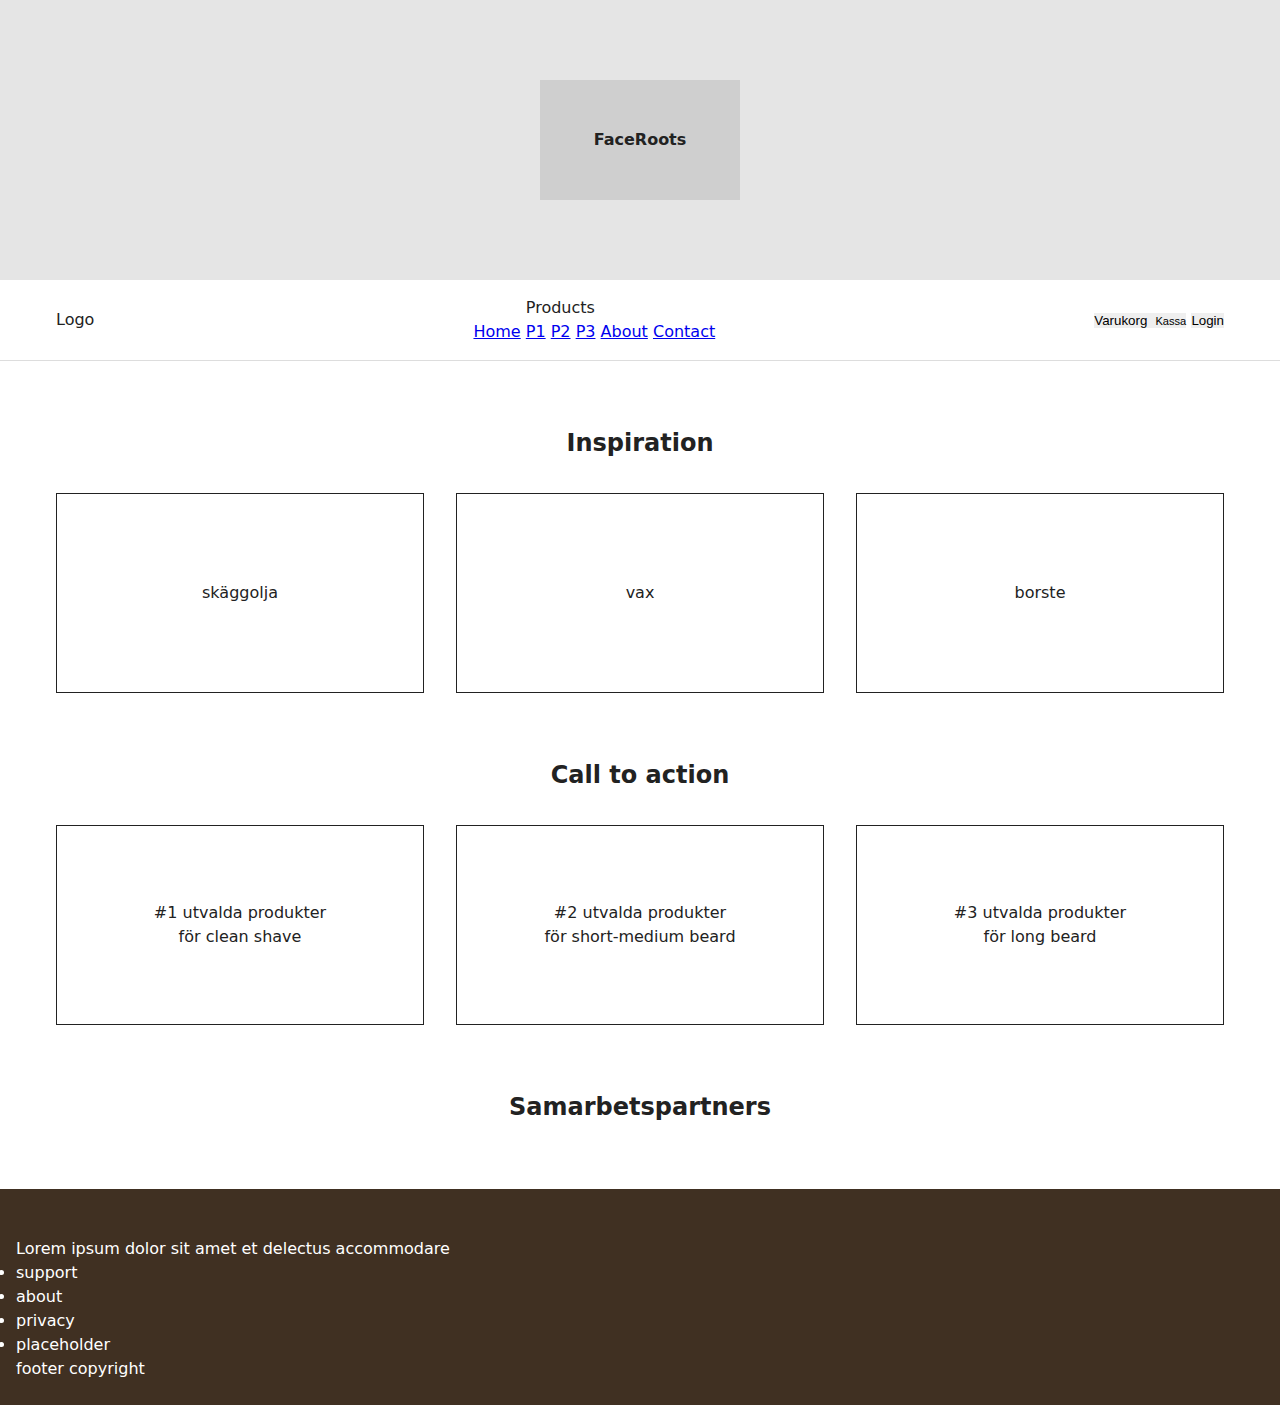
<file: index.html>
<!DOCTYPE html>
<html lang="en">
<head>
  <meta charset="UTF-8" />
  <meta name="viewport" content="width=device-width, initial-scale=1.0" />
  <title>FaceRoots</title>
  <link rel="stylesheet" href="css/index.css" />
</head>
<body>

  <!-- HERO -->
  <section class="hero">
    <div class="hero-placeholder">
      <span>FaceRoots</span>
    </div>
  </section>

  <!-- HEADER -->
  <header class="header">
    <div class="nav-container">
      <div class="logo">Logo</div>

      <nav class="nav">
        <a href="#">Home</a>
        <div class="dropdown">
          <span>Products</span>
          <div class="dropdown-menu">
            <a href="#">P1</a>
            <a href="#">P2</a>
            <a href="#">P3</a>
          </div>
        </div>
        <a href="#">About</a>
        <a href="#">Contact</a>
      </nav>

      <div class="nav-actions">
        <button class="btn-outline">Varukorg<br><small>Kassa</small></button>
        <button class="btn-primary">Login</button>
      </div>
    </div>
  </header>

  <!-- INSPIRATION -->
  <section class="section">
    <h2>Inspiration</h2>
    <div class="grid three">
      <div class="card">skäggolja</div>
      <div class="card">vax</div>
      <div class="card">borste</div>
    </div>
  </section>

  <!-- CALL TO ACTION -->
  <section class="section">
    <h2>Call to action</h2>
    <div class="grid three">
      <div class="card">
        #1 utvalda produkter<br>för clean shave
      </div>
      <div class="card">
        #2 utvalda produkter<br>för short-medium beard
      </div>
      <div class="card">
        #3 utvalda produkter<br>för long beard
      </div>
    </div>
  </section>

  <!-- PARTNERS -->
  <section class="section">
    <h2>Samarbetspartners</h2>
  </section>

  <!-- FOOTER -->
  <footer class="footer">
    <div class="footer-grid">
      <p>Lorem ipsum dolor sit amet et delectus accommodare</p>

      <ul>
        <li>support</li>
        <li>about</li>
        <li>privacy</li>
        <li>placeholder</li>
      </ul>
    </div>
    <p class="copyright">footer copyright</p>
  </footer>

</body>
</html>
</file>
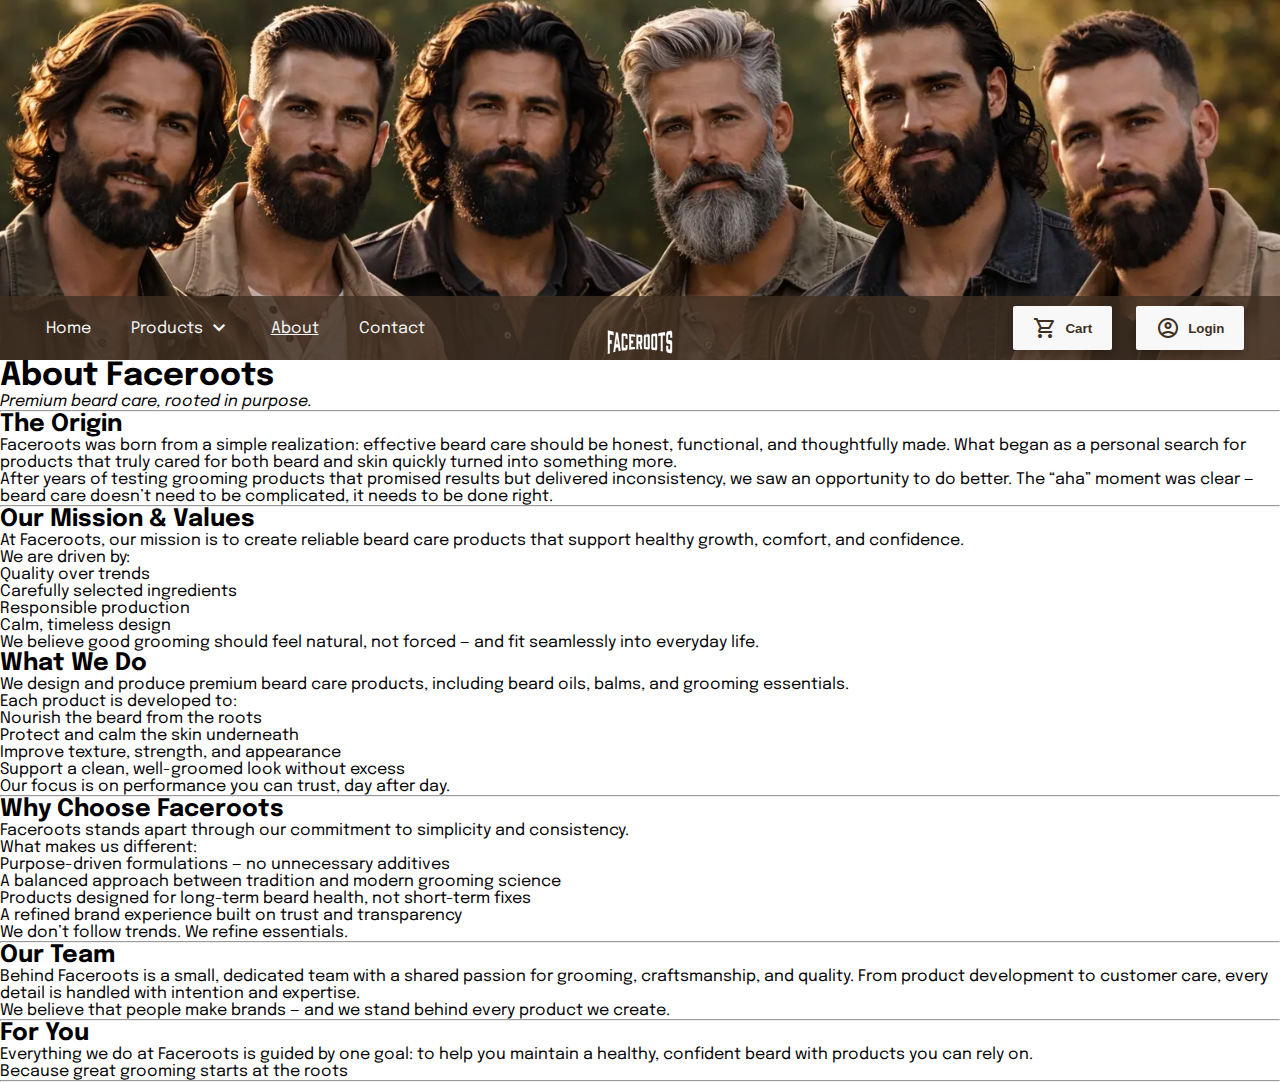
<file: about.html>
<!DOCTYPE html>
<html lang="en">
<head>
    <meta charset="UTF-8">
    <meta name="viewport" content="width=device-width, initial-scale=1.0">
    <link rel="stylesheet" href="css/styleguide.css">
    <link rel="stylesheet" href="css/about.css">
    <link rel="preconnect" href="https://fonts.googleapis.com">
    <link href="https://fonts.googleapis.com/css2?family=Epilogue:ital,wght@0,100..900;1,100..900&family=Gravitas+One&display=swap" rel="stylesheet">
    <link rel="preconnect" href="https://fonts.gstatic.com" crossorigin>
    <link rel="stylesheet" href="https://fonts.googleapis.com/css2?family=Material+Symbols+Outlined" />


    <title>FaceRoots</title>
</head>
<body>
<header>
    <img class="header-img" src="img/seven_men_1grey.webp" alt="bearded men">
    <nav class="nav-header">
        <div class="nav-left">
            <img src="img/temporary_logo.svg" alt="FaceRoots" class="nav-logo">
            <a class="a-light" href="index.html">Home</a>
            <div class="dropdown">
            <a href="productlist.html" class="dropbtn a-light" >Products <span class="material-symbols-outlined">
keyboard_arrow_down
</span></a>
                <div class="dropdown-content">
                    <a class="a-light" href="#">Category 1</a>
                    <a class="a-light" href="#">Category 2</a>
                    <a class="a-light" href="#">Category 3</a>
                </div>
            </div>
            <a class="a-light active" href="about.html">About </a>
            <a class="a-light" href="contact.html">Contact</a>
        </div>
            
          <div class="nav-right">
            <button class="button-light"><span class="material-symbols-outlined ">
shopping_cart
</span> Cart</button>
            <button class="button-light"><span class="material-symbols-outlined">
account_circle
</span>Login</button>
        </div>
    </nav>
</header>
<div class="about-hero">
<h1>About Faceroots</h1>
<em>Premium beard care, rooted in purpose.</em>
<hr>
<h2>The Origin</h2>
<p>Faceroots was born from a simple realization: effective beard care should be honest, functional, and thoughtfully made. What began as a personal search for products that truly cared for both beard and skin quickly turned into something more.</p>
<p>After years of testing grooming products that promised results but delivered inconsistency, we saw an opportunity to do better. The “aha” moment was clear — beard care doesn’t need to be complicated, it needs to be done right.</p>
<hr>
<h2>Our Mission & Values</h2>
<p>At Faceroots, our mission is to create reliable beard care products that support healthy growth, comfort, and confidence.</p>
<p>We are driven by:</p>
<ul>
    <li>Quality over trends</li>
    <li>Carefully selected ingredients</li>
    <li>Responsible production</li>
    <li>Calm, timeless design</li>
    <p>We believe good grooming should feel natural, not forced — and fit seamlessly into everyday life.</p>
</ul>
<h2>What We Do</h2>
<p>We design and produce premium beard care products, including beard oils, balms, and grooming essentials.</p>
<p>Each product is developed to:</p>
<ul>
    <li>Nourish the beard from the roots</li>
    <li>Protect and calm the skin underneath</li>
    <li>Improve texture, strength, and appearance</li>
    <li>Support a clean, well-groomed look without excess</li>
</ul>
<p>Our focus is on performance you can trust, day after day.</p>
<hr>
<h2>Why Choose Faceroots</h2>
<p>Faceroots stands apart through our commitment to simplicity and consistency.</p>
<p>What makes us different:</p>
<ul>
<li>Purpose-driven formulations — no unnecessary additives</li>
<li>A balanced approach between tradition and modern grooming science</li>
<li>Products designed for long-term beard health, not short-term fixes</li>
<li>A refined brand experience built on trust and transparency</li>
</ul>
<p>We don’t follow trends. We refine essentials.</p>
<hr>
<h2>Our Team</h2>
<p>Behind Faceroots is a small, dedicated team with a shared passion for grooming, craftsmanship, and quality. From product development to customer care, every detail is handled with intention and expertise.</p>
<p>We believe that people make brands — and we stand behind every product we create.</p>
<hr>
<h2>For You</h2>
<p>Everything we do at Faceroots is guided by one goal: to help you maintain a healthy, confident beard with products you can rely on.</p>
<p>Because great grooming starts at the roots</p>
<hr>



    </div>
</body>
</html>
</file>
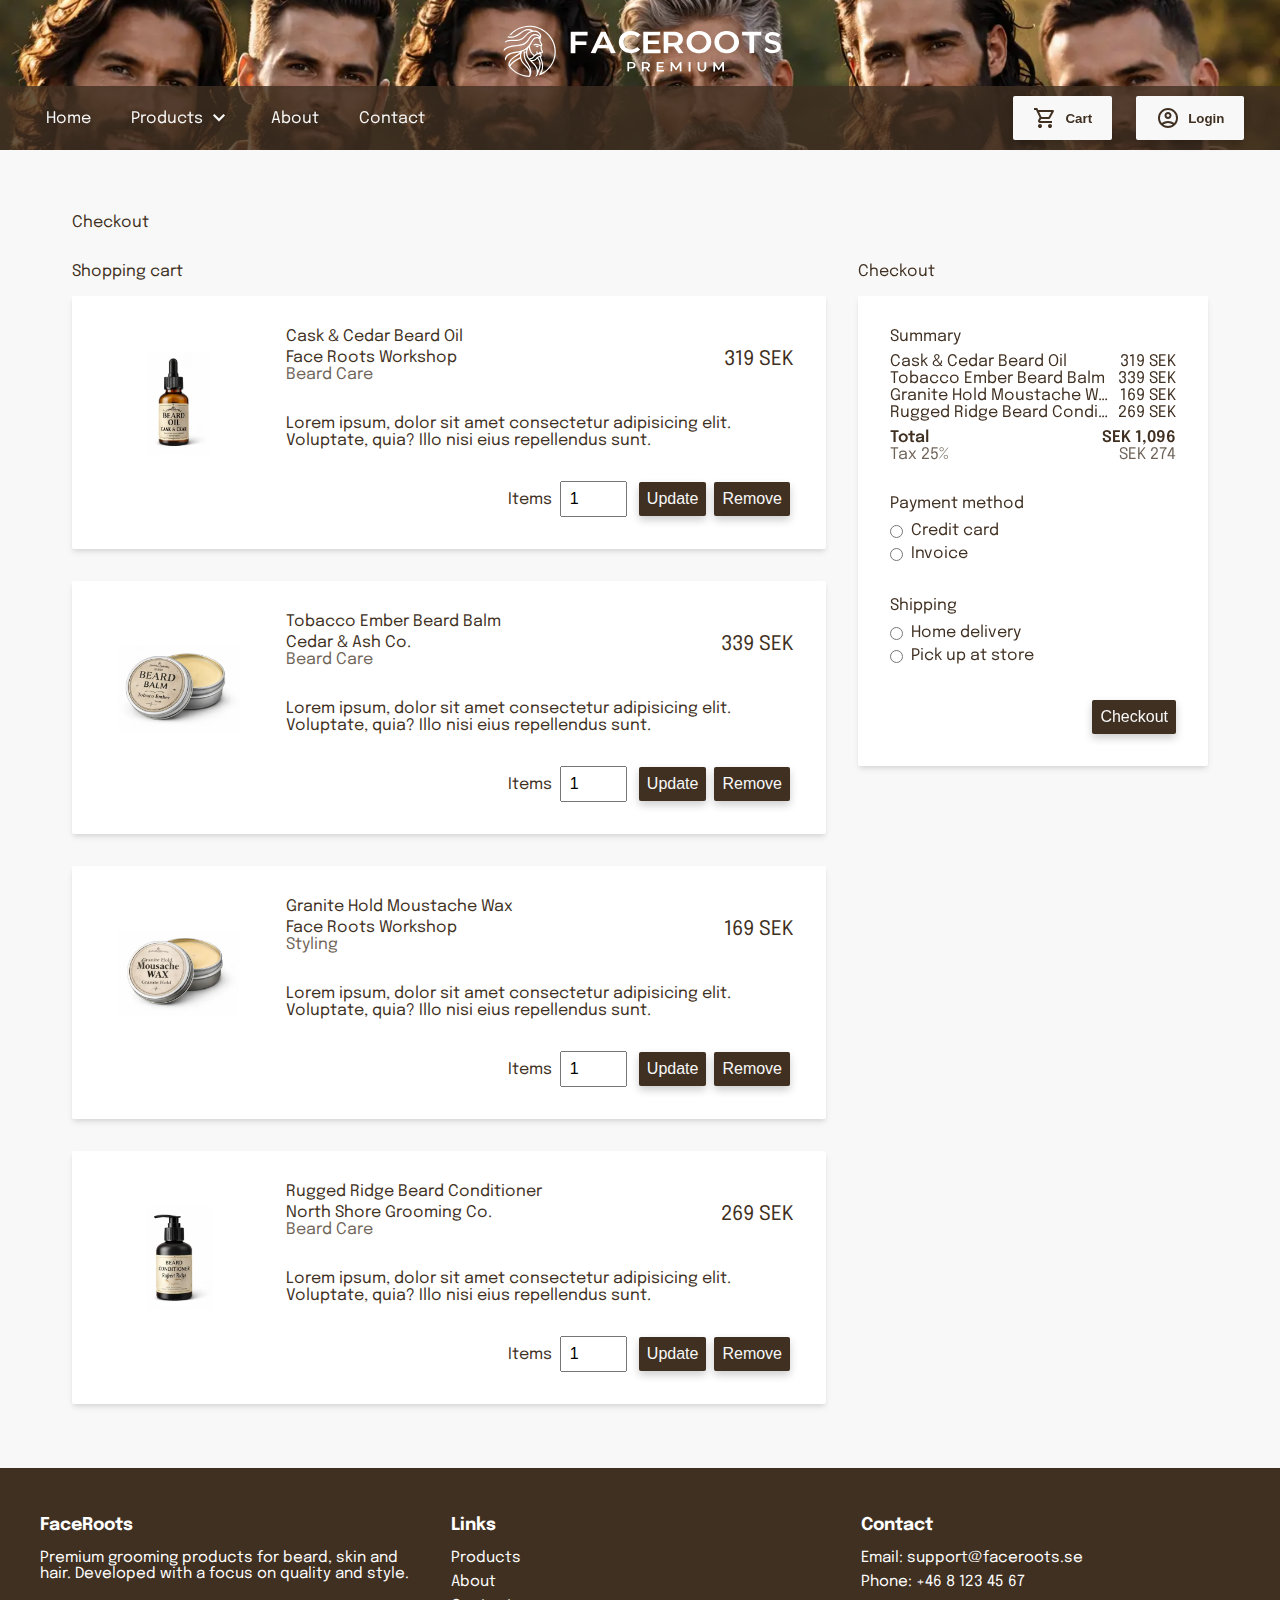
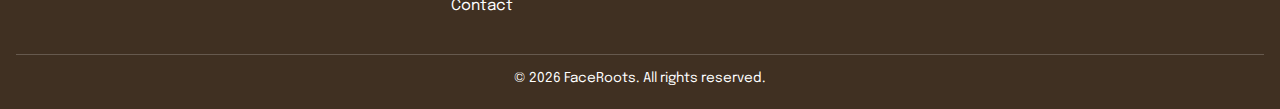
<file: checkout.html>
<!DOCTYPE html>
<html lang="en">
<head>
    <meta charset="UTF-8">
    <meta name="viewport" content="width=device-width, initial-scale=1.0">
    <meta name="description" content="Gruppuppgift: E-shop, FaceRoots">
    <meta name="author" content="Grupp 4 (Oscar Nilsson)">
    <title>FaceRoots - Checkout</title>
    <link rel="icon" type="image/png" href="SVG/brown_logo/favicon.svg">
    <link rel="preconnect" href="https://fonts.googleapis.com">
    <link rel="preconnect" href="https://fonts.gstatic.com" crossorigin>
    <link rel="stylesheet" href="css/styleguide.css">
    <link rel="stylesheet" href="css/checkout.css">
    <link rel="stylesheet" href="https://fonts.googleapis.com/css2?family=Epilogue:ital,wght@0,100..900;1,100..900&family=Gravitas+One&display=swap">
    <link rel="stylesheet" href="https://fonts.googleapis.com/css2?family=Material+Symbols+Outlined">
</head>
<body>
    <header>
        <div class="header-container">
            <img class="header-img" src="img/seven_men_1grey.webp" alt="bearded men">
            <a href="index.html" class="nav-logo-link">
                <img src="SVG/white_logo/logo_vertical_white.svg" alt="FaceRoots" class="nav-logo">
            </a>
        </div>
        <div class="nav-container-header">
        <nav class="nav-header">
            <div class="hamburger">
                <span></span>
                <span></span>
                <span></span>
            </div>
            <div class="nav-left">
                <a class="a-light" href="index.html">Home</a>
                <div class="dropdown">
                    <a href="productlist.html" class="dropbtn a-light">
                        <span class="link-product">Products</span>
                        <span class="material-symbols-outlined">keyboard_arrow_down</span>
                    </a>
                    <div class="dropdown-content categoryList">
                        <a class="a-light" href="productlist.html">Category 1</a>
                        <a class="a-light" href="productlist.html">Category 2</a>
                        <a class="a-light" href="productlist.html">Category 3</a>
                    </div>
                </div>
                <a class="a-light" href="about.html">About </a>
                <a class="a-light" href="contact.html">Contact</a>
            </div>
            <div class="nav-right">
                <button class="button-light"><span class="material-symbols-outlined ">shopping_cart</span> <span class="btn-text">Cart</span></button>
                <button class="button-light"><span class="material-symbols-outlined">account_circle</span><span  class="btn-text">Login</span></button>
                <div id="shoppingCart">
                     <h2>Cart</h2>
                    <ul>
                        <li class="placeholder">
                            <button class="remove" title="Remove">Remove</button>
                            <span class="productName">Cedar Stand Razor Holder</span>
                            <span class="productPrice">349 SEK</span>
                        </li>
                    </ul>
                    <p class="sum">349 SEK</p>
                    <a class="btn" href="checkout.html">To checkout</a>
                </div>
            </div>
        </nav>
        </div>
    </header>
    <div id="mainContainer">
        <h2>Checkout</h2>
        <main>
            <h3>Shopping cart</h3>
            <article class="productCard">
                <figure>
                    <a href="productpage-one.html">
                        <img class="productImage" alt="Product 1" src="img/products/product_fr-011.webp" height="150" width="150">
                    </a>
                    <figcaption>Label for product-1.jpg</figcaption>
                </figure>

                <header>
                    <h4 class="productName">
                        <a href="productpage-one.html">Product name #1</a>
                    </h4>
                    <span class="productBrand" title="Brand">Brand name</span>
                    <span class="productCategory" title="Category">Category name</span>
                    <span class="productPrice" title="Price">1 499 SEK</span>
                </header>

                <div class="content">
                    <p class="productDescription">Lorem ipsum, dolor sit amet consectetur adipisicing elit. Voluptate, quia? Illo nisi eius repellendus sunt.</p>
                </div>
                <div class="form-group">
                    <label for="product1_amount">Items</label>
                    <input type="number" id="product1_amount" min="0" max="20" value="1">
                    <button>Update</button><button>Remove</button>
                </div>
            </article>
        </main>
        <aside id="sidebar">
            <h3>Checkout</h3>
            <div class="container">
                <h4>Summary</h4>
                <ul class="cartSummary">
                    <li class="item"><span>Product name #1</span><span>1 250 SEK</span></li>
                    <li class="sum"><span>Total</span> <span>3 750 SEK</span></li>
                    <li class="tax"><span>Tax 25%</span> <span>750 SEK</span></li>
                </ul>
                <h4>Payment method</h4>
                <input name="payment_method" id="payment_creditcard" type="radio"><label for="payment_creditcard">Credit card</label>
                <input name="payment_method" id="payment_invoice" type="radio"><label for="payment_invoice">Invoice</label>
                <h4>Shipping</h4>
                <input name="shipping_method" id="shipping_homedelivery" type="radio"><label for="shipping_homedelivery">Home delivery</label>
                <input name="shipping_method" id="shipping_pickup" type="radio"><label for="shipping_pickup">Pick up at store</label>
                <button>Checkout</button>
            </div>
        </aside>
    </div>
    <footer class="footer">
        <div class="footer-container">

            <div class="footer-col">
                <h4>FaceRoots</h4>
                <p>
                    Premium grooming products for beard, skin and hair.
                    Developed with a focus on quality and style.
                </p>
            </div>

            <div class="footer-col">
                <h4>Links</h4>
                <a href="productlist.html">Products</a>
                <a href="about.html">About</a>
                <a href="contact.html">Contact</a>
            </div>

            <div class="footer-col">
                <h4>Contact</h4>
                <p>Email: support@faceroots.se</p>
                <p>Phone: +46 8 123 45 67</p>
            </div>

        </div>

        <div class="footer-bottom">
            © 2026 FaceRoots. All rights reserved.
        </div>
    </footer>
    <script src="js/header.js" defer></script>
    <script src="js/listcategories.js" defer></script>
    <script src="js/cart.js" defer></script>
    <script src="js/checkout.js" defer></script>
</body>
</html>
</file>
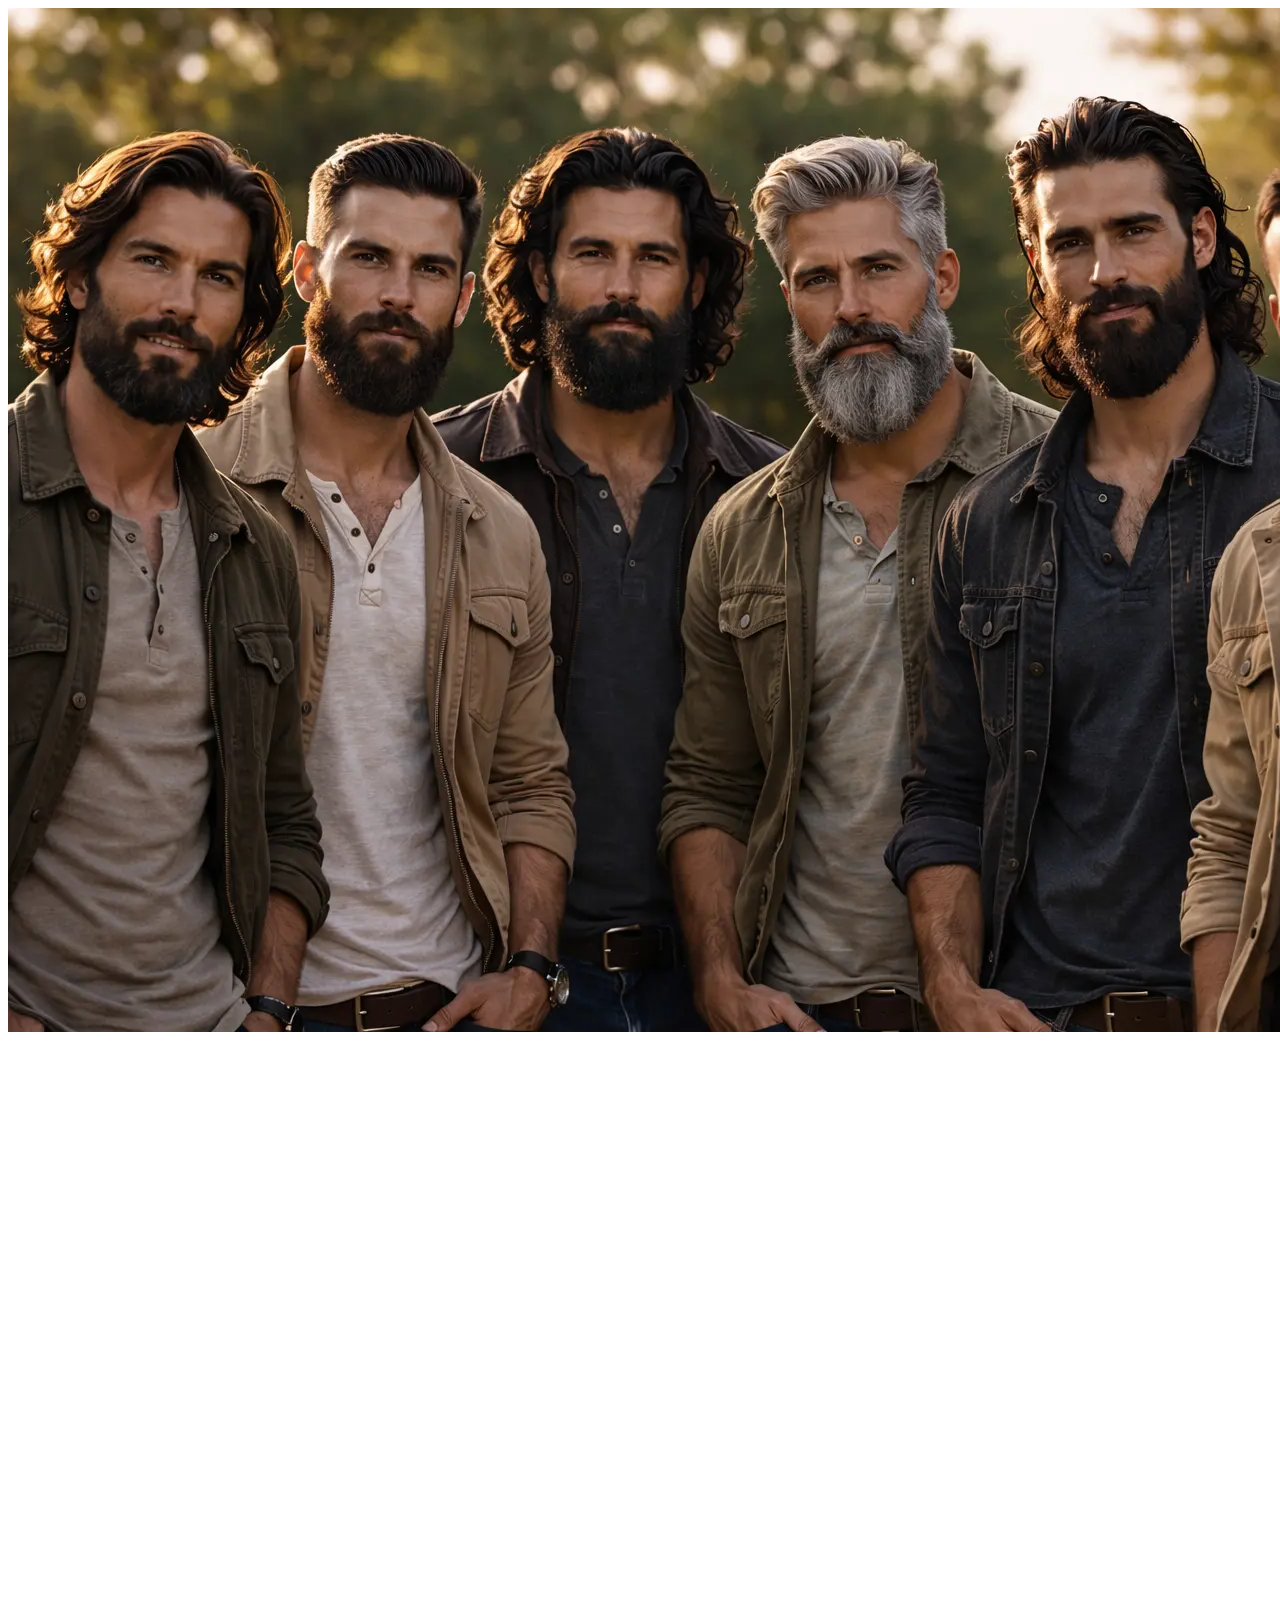
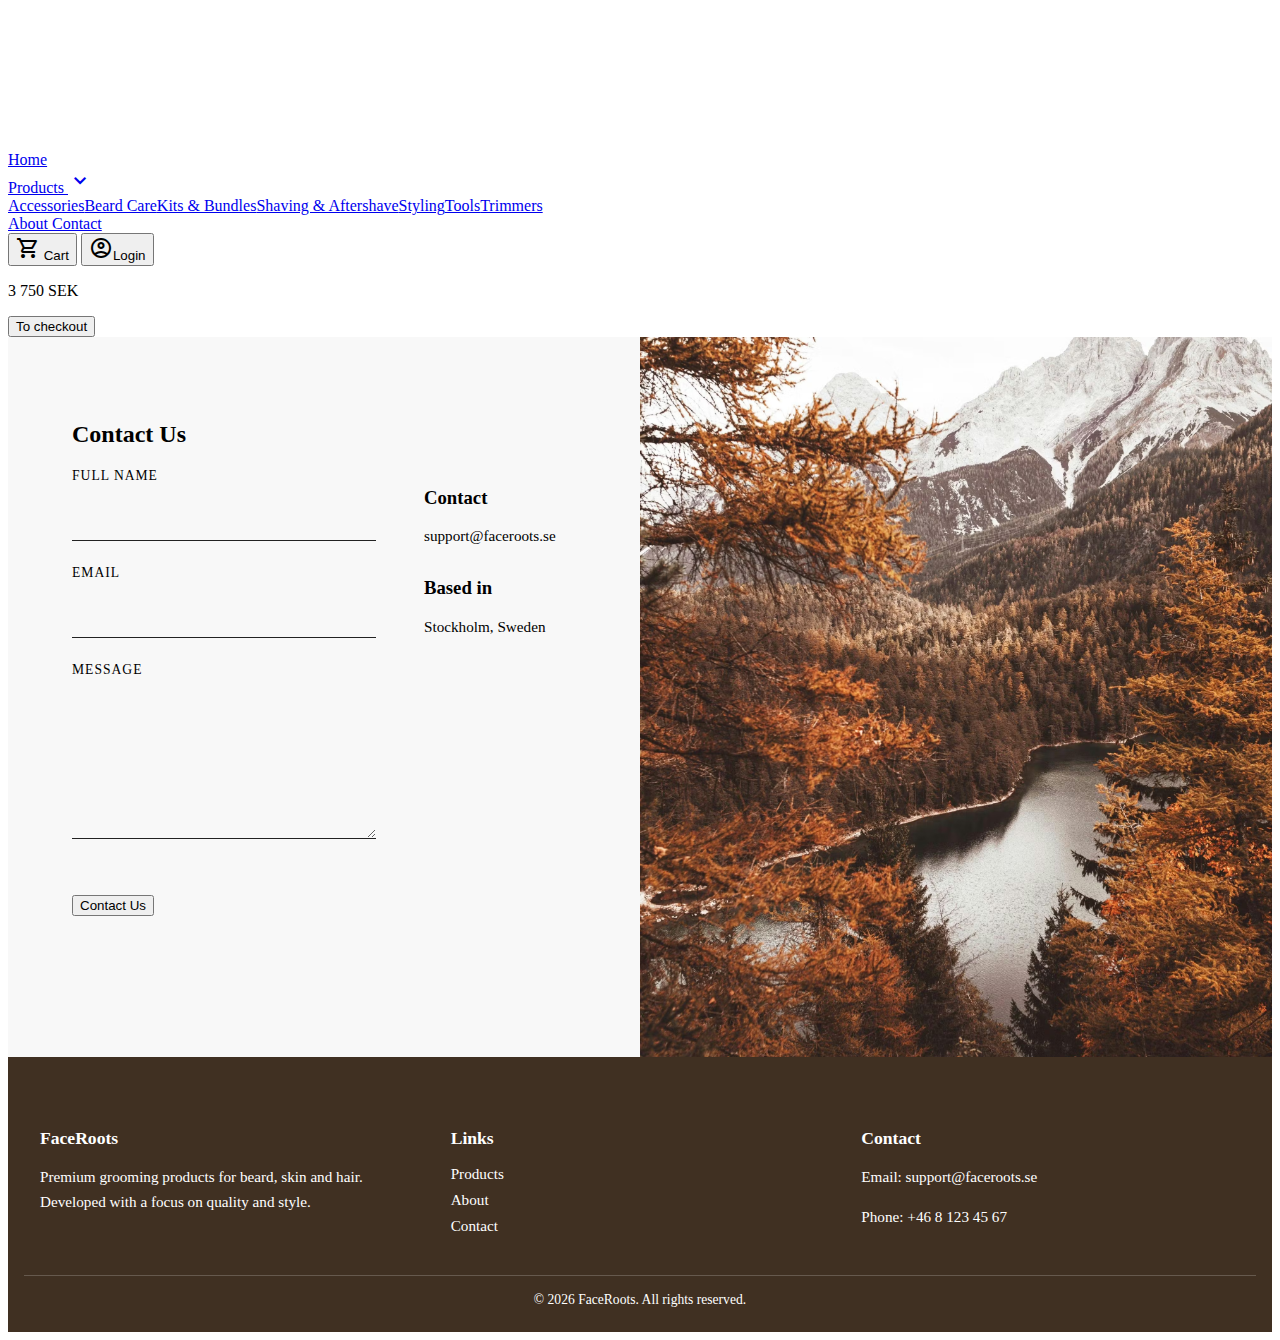
<file: contact.html>
<!DOCTYPE html>
<html lang="en">
	<head>
		<meta charset="UTF-8" />
		<meta name="viewport" content="width=device-width, initial-scale=1.0" />
		<title>FaceRoots - Contact</title>

		<link rel="stylesheet" href="css/contact.css">
		<link rel="stylesheet" href="css/footer.css">

		<link rel="preconnect" href="https://fonts.googleapis.com">
		<link href="https://fonts.googleapis.com/css2?family=Epilogue:ital,wght@0,100..900;1,100..900&family=Gravitas+One&display=swap" rel="stylesheet">
		<link rel="preconnect" href="https://fonts.gstatic.com" crossorigin>
		<link rel="stylesheet" href="https://fonts.googleapis.com/css2?family=Material+Symbols+Outlined"/>
		<link rel="icon" type="image/png" href="SVG/brown_logo/favicon.svg">
	</head>
	<body>
		<header>
			<div class="header-container">
				<img class="header-img" src="img/seven_men_1grey.webp" alt="bearded men">
				<a href="index.html" class="nav-logo-link">
					<img src="SVG/white_logo/logo_vertical_white.svg" alt="FaceRoots" class="nav-logo">
				</a>
			</div>
			<nav class="nav-header">
				<div class="hamburger">
					<span></span>
					<span></span>
					<span></span>
				</div>
				<div class="nav-left">
					<a class="a-light" href="index.html">Home</a>
					<div class="dropdown">
						<a href="productlist.html" class="dropbtn a-light">
							<span class="link-product">Products</span>
							<span class="material-symbols-outlined">keyboard_arrow_down</span>
						</a>
						<div class="dropdown-content categoryList">
							<a class="a-light" href="productlist.html">Category 1</a>
							<a class="a-light" href="productlist.html">Category 2</a>
							<a class="a-light" href="productlist.html">Category 3</a>
						</div>
					</div>
					<a class="a-light" href="about.html">About </a>
					<a class="a-light active" href="contact.html">Contact</a>
				</div>
				<div class="nav-right">
					<button class="button-light"><span class="material-symbols-outlined ">shopping_cart</span> <span class="btn-text">Cart</span></button>
					<button class="button-light"><span class="material-symbols-outlined">account_circle</span><span  class="btn-text">Login</span></button>
					<div id="shoppingCart">
						<ul>
							<li class="placeholder">
								<button class="remove" title="Remove">Remove</button>
								<span class="productName">Cedar Stand Razor Holder</span>
								<span class="productPrice">349 SEK</span>
							</li>
						</ul>
						<p class="sum">3 750 SEK</p>
						<button href="checkout.html">To checkout</button>
					</div>
				</div>
			</nav>
		</header>

		<section class="contact-hero">
			<div class="contact-content">
				<h2>Contact Us</h2>

				<div class="contact-grid">
					<div class="contact-form">
						<label>Full Name</label>
						<input type="text">

						<label>Email</label>
						<input type="email">

						<label>Message</label>
						<textarea></textarea>

						<button class="btn-primary">Contact Us</button>
					</div>

					<div class="contact-info">
						<h3>Contact</h3>
						<p>support@faceroots.se</p>
						<h3>Based in</h3>
						<p>Stockholm, Sweden</p>
					</div>
				</div>
			</div>

			<div class="contact-image"></div>
		</section>

		<!-- FOOTER (kopierad från footer.html) -->
		<footer class="footer">
			<div class="footer-container">

				<div class="footer-col">
					<h4>FaceRoots</h4>
					<p>
						Premium grooming products for beard, skin and hair.
						Developed with a focus on quality and style.
					</p>
				</div>

				<div class="footer-col">
					<h4>Links</h4>
					<a href="productlist.html">Products</a>
					<a href="about.html">About</a>
					<a href="contact.html">Contact</a>
				</div>

				<div class="footer-col">
					<h4>Contact</h4>
					<p>Email: support@faceroots.se</p>
					<p>Phone: +46 8 123 45 67</p>
				</div>

			</div>

			<div class="footer-bottom">
				© 2026 FaceRoots. All rights reserved.
			</div>
		</footer>
		<script src="js/header.js" defer></script>
		<script src="js/cart.js" defer></script>
		<script src="js/listcategories.js" defer></script>
	</body>
</html>
</file>
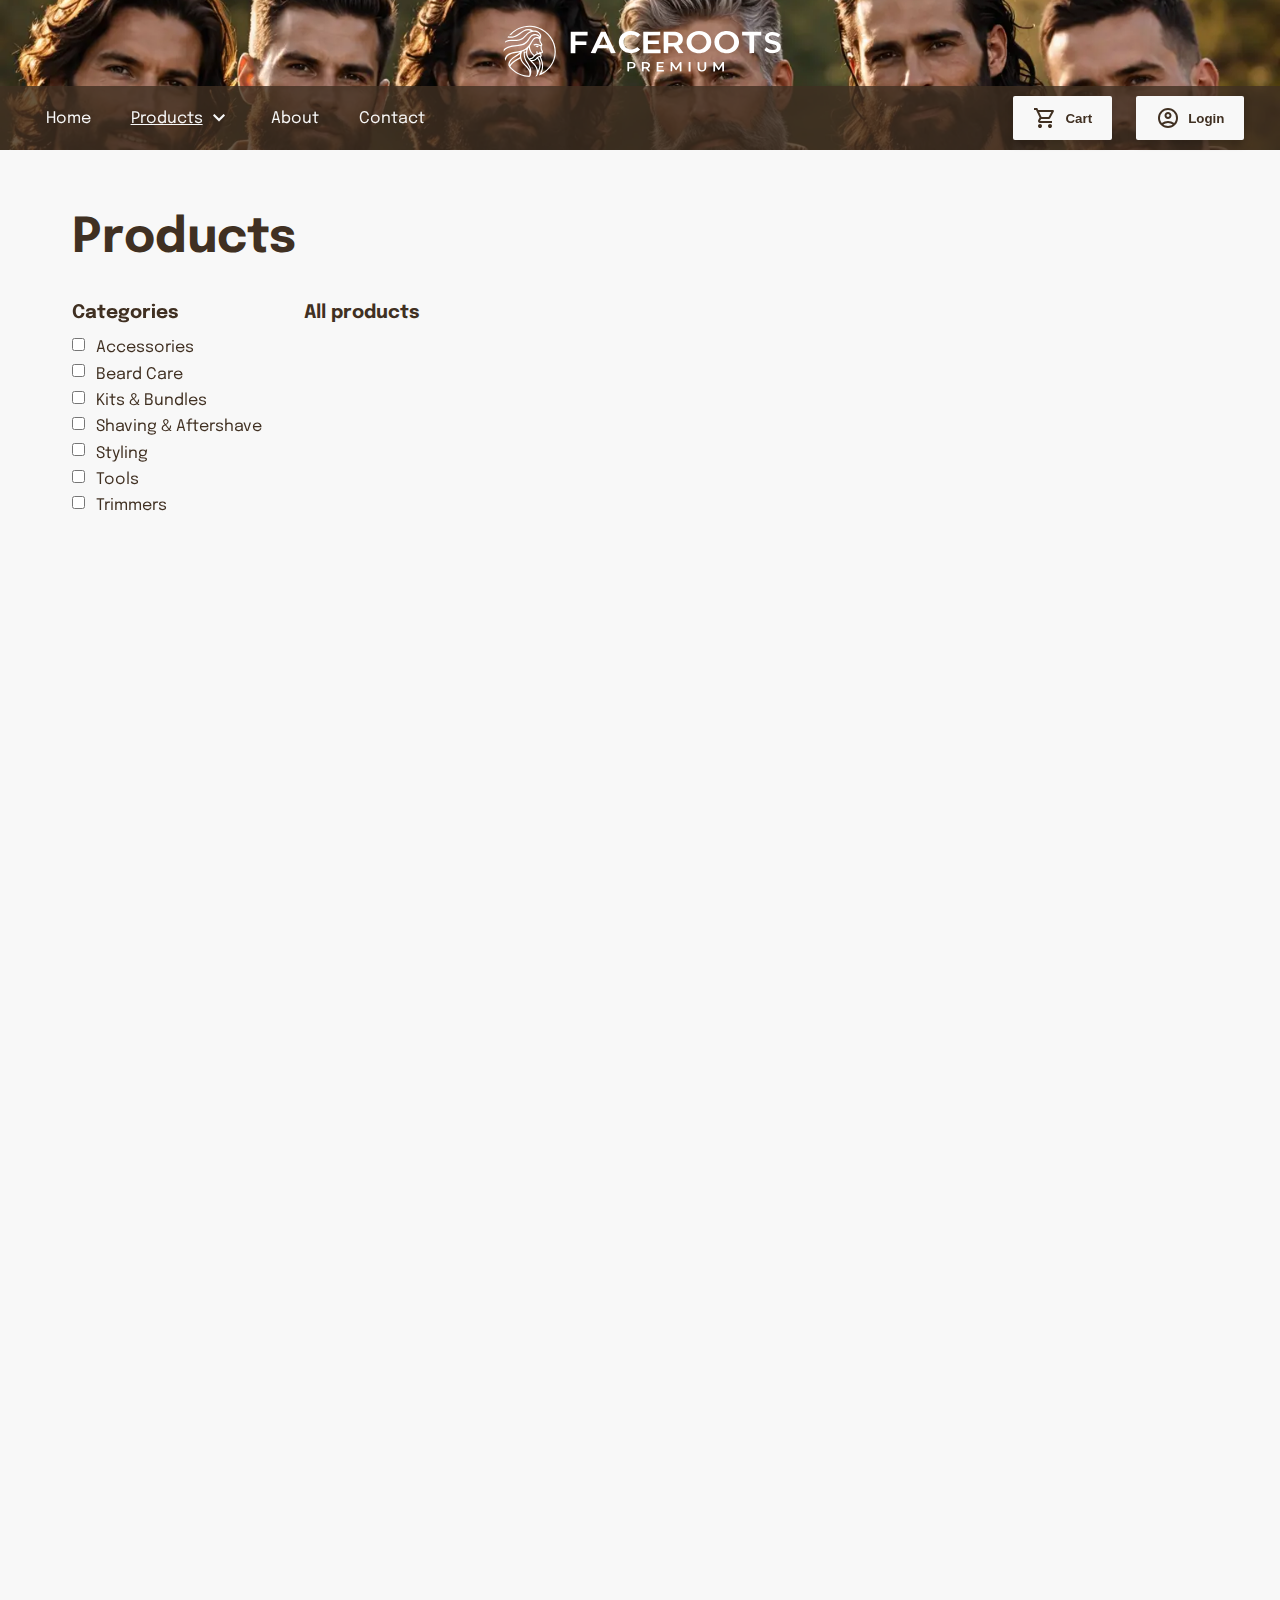
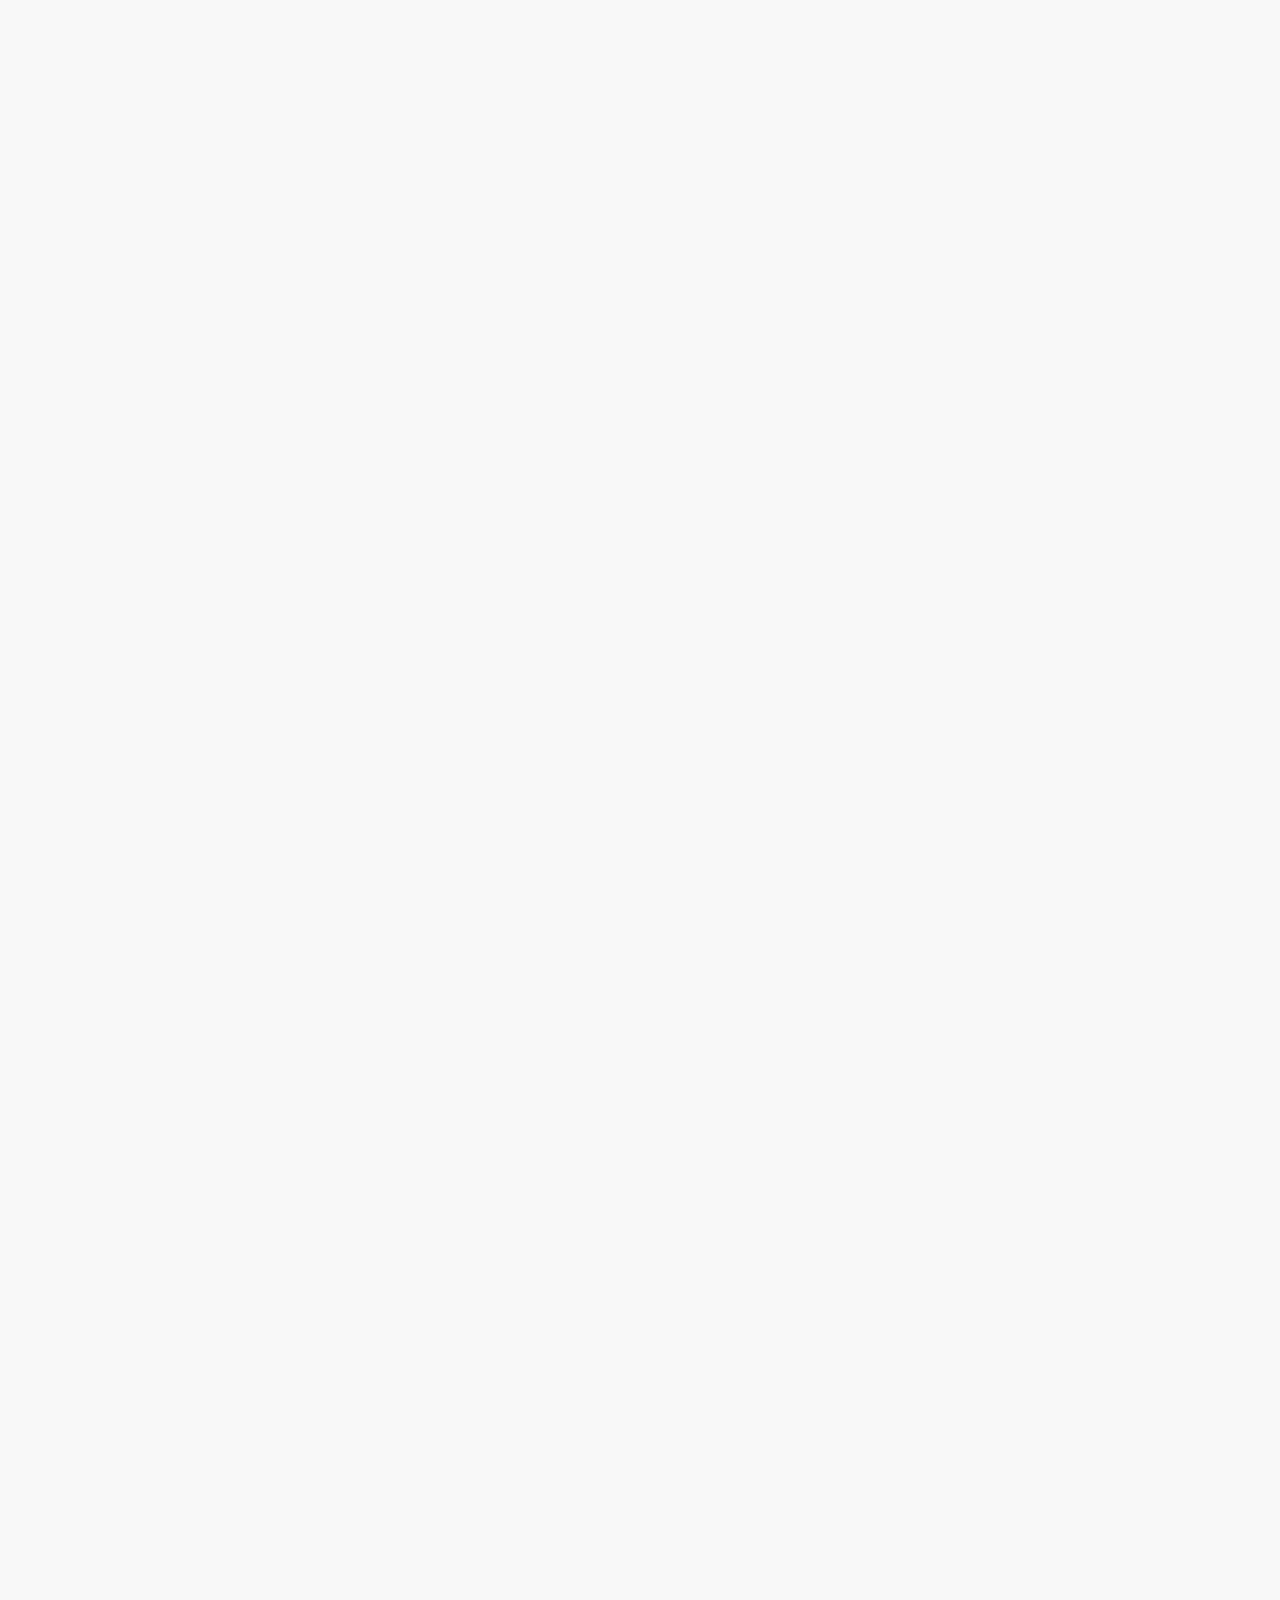
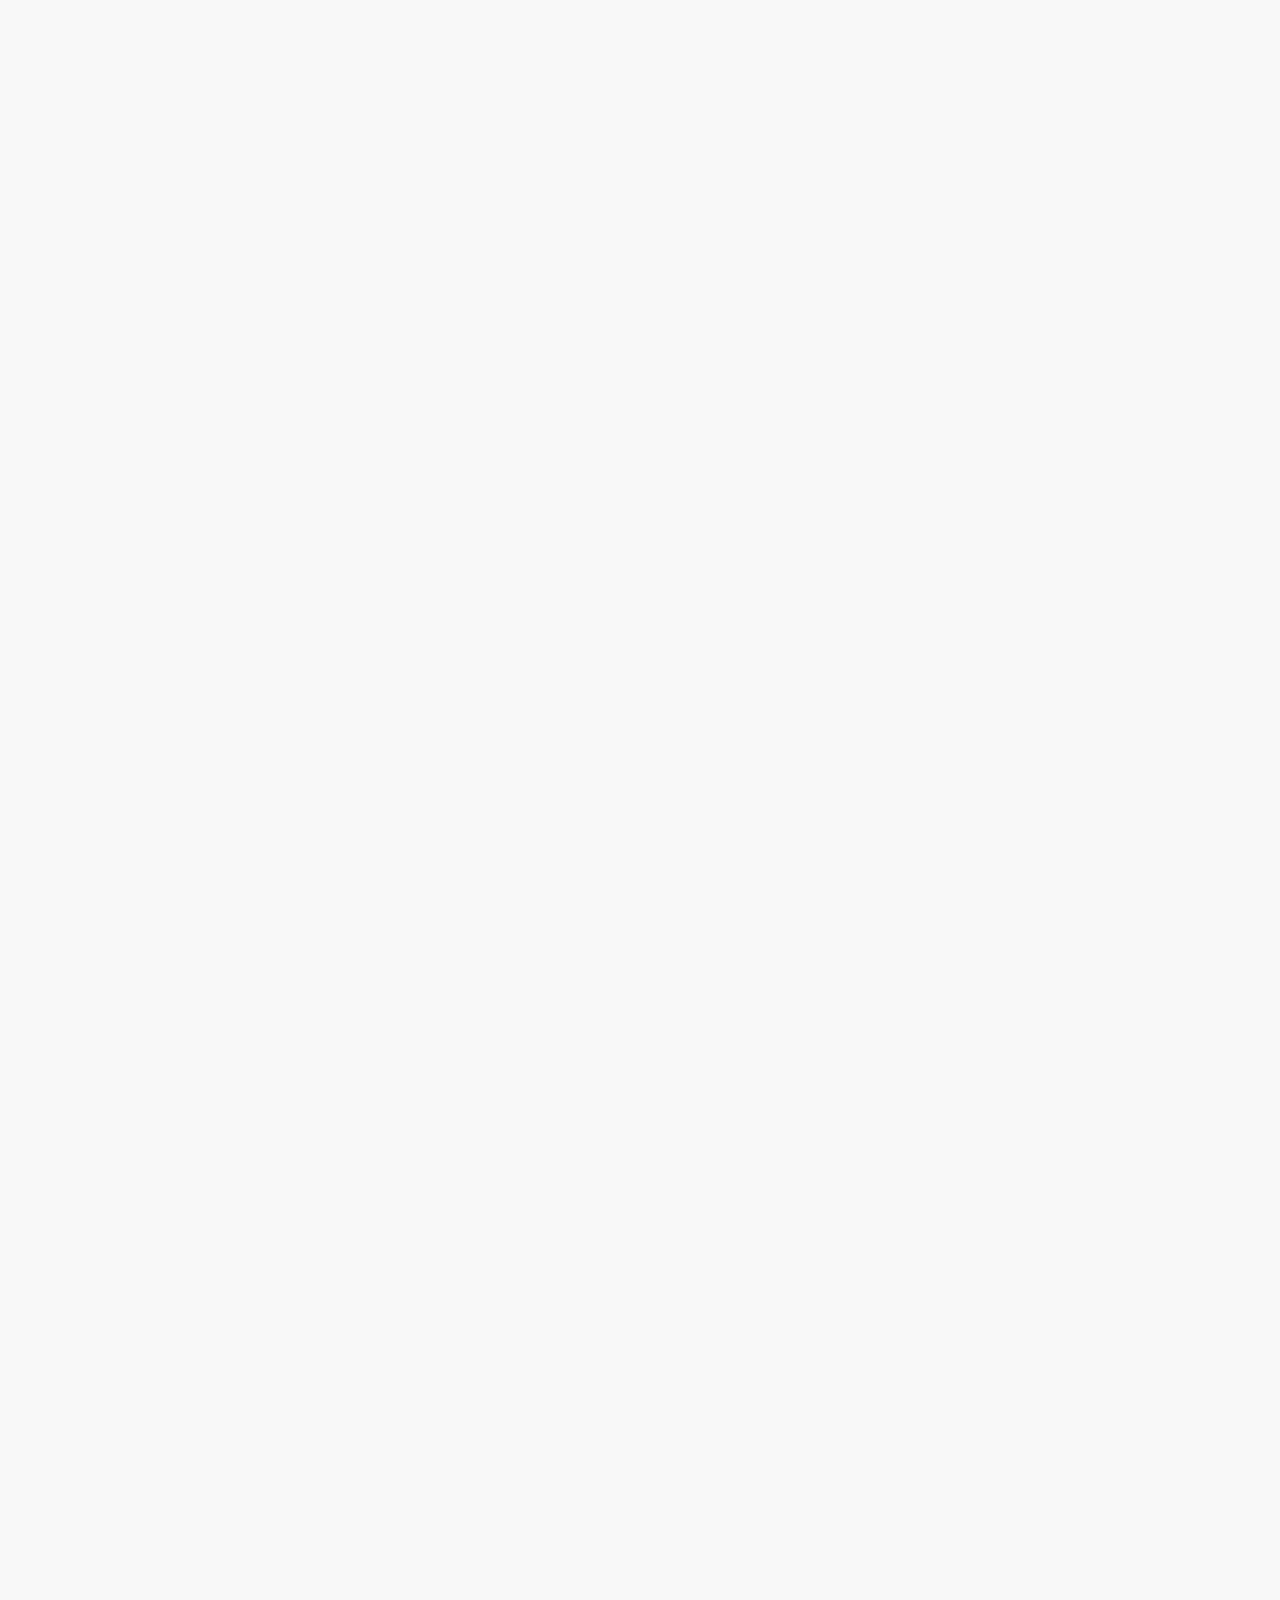
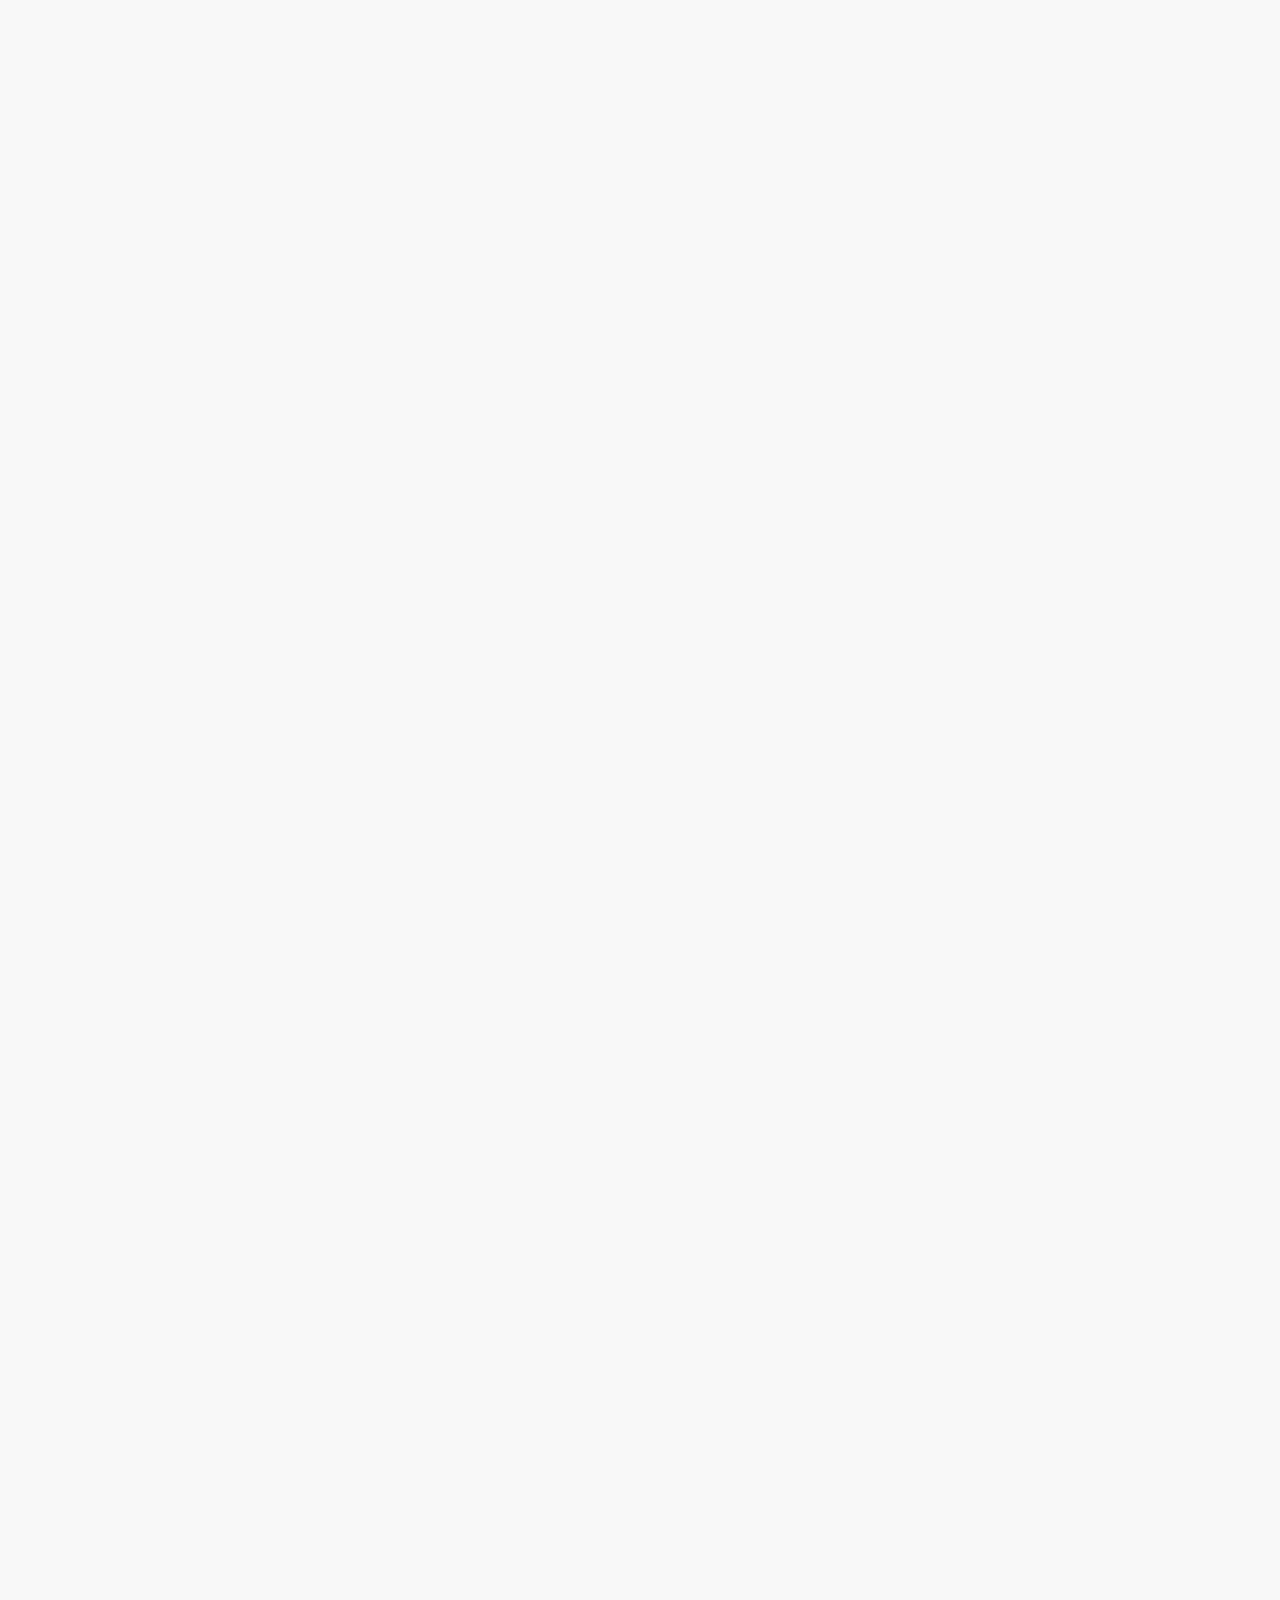
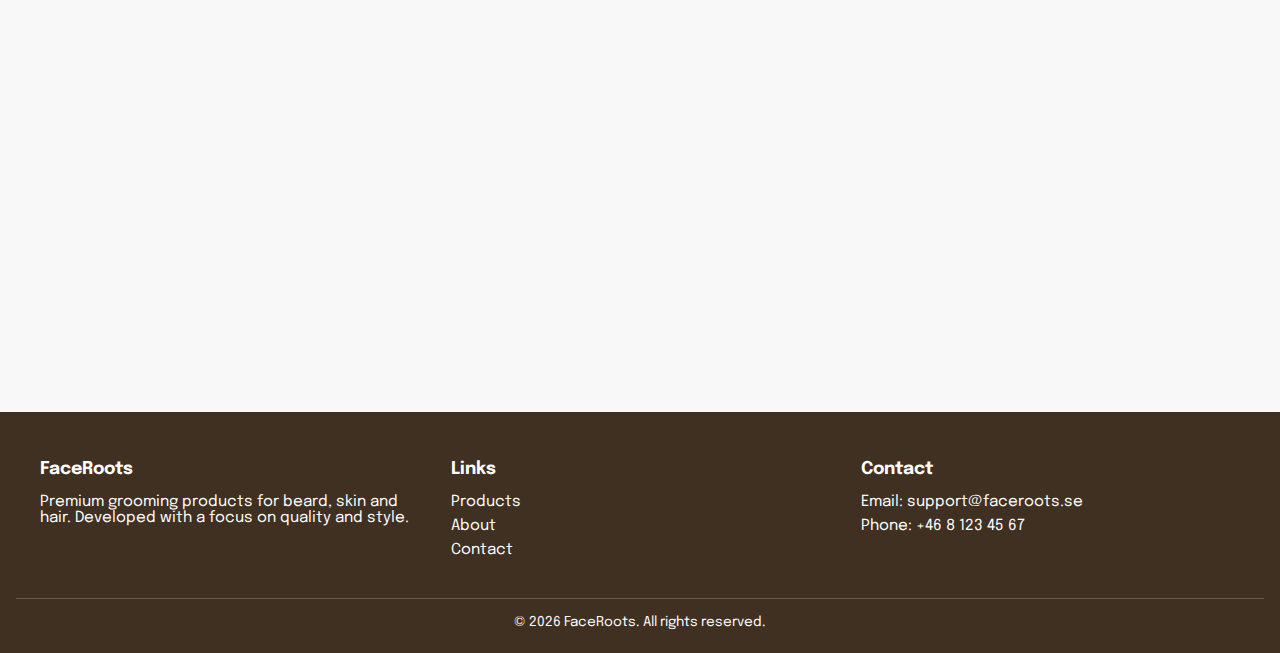
<file: productlist.html>
<!DOCTYPE html>
<html lang="en">
<head>
    <meta charset="UTF-8">
    <meta name="viewport" content="width=device-width, initial-scale=1.0">
    <meta name="description" content="Gruppuppgift: E-shop, FaceRoots">
    <meta name="author" content="Grupp 4 (Oscar Nilsson)">
    <title>FaceRoots - Products</title>
    <link rel="icon" type="image/png" href="SVG/brown_logo/favicon.svg">
    <link rel="preconnect" href="https://fonts.googleapis.com">
    <link rel="preconnect" href="https://fonts.gstatic.com" crossorigin>
    <link rel="stylesheet" href="css/productlist.css">
    <link rel="stylesheet" href="https://fonts.googleapis.com/css2?family=Epilogue:ital,wght@0,100..900;1,100..900&family=Gravitas+One&display=swap">
    <link rel="stylesheet" href="https://fonts.googleapis.com/css2?family=Material+Symbols+Outlined">
</head>
<body>
<header>
        <div class="header-container">
            <img class="header-img" src="img/seven_men_1grey.webp" alt="bearded men">
            <a href="index.html" class="nav-logo-link">
                <img src="SVG/white_logo/logo_vertical_white.svg" alt="FaceRoots" class="nav-logo">
            </a>
        </div>
        <div class="nav-container-header">
        <nav class="nav-header">
            <div class="hamburger">
                <span></span>
                <span></span>
                <span></span>
            </div>
            <div class="nav-left">
                <a class="a-light" href="index.html">Home</a>
                <div class="dropdown">
                    <a href="productlist.html" class="active dropbtn a-light">
                        <span class="link-product">Products</span>
                        <span class="material-symbols-outlined">keyboard_arrow_down</span>
                    </a>
                    <div class="dropdown-content categoryList">
                        <a class="a-light" href="productlist.html">Category 1</a>
                        <a class="a-light" href="productlist.html">Category 2</a>
                        <a class="a-light" href="productlist.html">Category 3</a>
                    </div>
                </div>
                <a class="a-light" href="about.html">About </a>
                <a class="a-light" href="contact.html">Contact</a>
            </div>
            <div class="nav-right">
                <button class="button-light"><span class="material-symbols-outlined ">shopping_cart</span> <span class="btn-text">Cart</span></button>
                <button class="button-light"><span class="material-symbols-outlined">account_circle</span><span  class="btn-text">Login</span></button>
                <div id="shoppingCart">
                     <h2>Cart</h2>
                    <ul>
                        <li class="placeholder">
                            <button class="remove" title="Remove">Remove</button>
                            <span class="productName">Cedar Stand Razor Holder</span>
                            <span class="productPrice">349 SEK</span>
                        </li>
                    </ul>
                    <p class="sum">349 SEK</p>
                    <a class="btn" href="checkout.html">To checkout</a>
                </div>
            </div>
        </nav>
        </div>
    </header>


    <div id="mainContainer">
        <h2>Products</h2>
        <main>
            <h3>All products</h3>
            <article class="productCard" data-product-id="productId" data-product-cat="categoryName" data-product-catid="categoryId">
                <header>
                    <figure>
                        <a href="productpage-one.html">
                            <img class="productImage" alt="Product 1" src="img/products/product_fr-011.webp" width="150" height="150">
                        </a>
                        <figcaption>Label for product-1.jpg</figcaption>
                    </figure>
                    <h4 class="productName">
                        <a href="productpage-one.html">Product name #1</a>
                    </h4>
                    <span class="productBrand" title="Brand">Brand name</span>
                    <span class="productCategory" title="Category">Category name</span>
                    <span class="productPrice" title="Price">1 499 SEK</span>
                </header>
                <p class="productDescription">Lorem ipsum, dolor sit amet consectetur adipisicing elit. Voluptate, quia? Illo nisi eius repellendus sunt.</p>
                <p class="productDetails">Lorem ipsum dolor sit, amet consectetur adipisicing elit. Nisi aspernatur quisquam asperiores accusantium excepturi a pariatur ab expedita, dolor hic fuga numquam eum maxime tempora alias aliquid! Officiis, magni error?
                Minus maiores doloremque cupiditate, ut eos repellendus praesentium debitis mollitia culpa aperiam asperiores amet corrupti porro at laudantium dolores voluptatibus quos aliquam itaque error et rerum officia non fugit. Laudantium.</p>
                <a class="action" href="productpage-one.html">More info</a>
                <button class="action addToCart">Add to cart</button>
            </article>
        </main>
        <aside id="sidebar">
            <nav>
                <h3>Categories</h3>
                <ul class="categoryList">
                    <li>
                        <input id="catid_catid" type="checkbox" data-catid="catId">
                        <label for="catid_catid">Category name</label>
                    </li>
                </ul>
            </nav>
        </aside>
    </div>
    <footer class="footer">
        <div class="footer-container">

            <div class="footer-col">
                <h4>FaceRoots</h4>
                <p>
                    Premium grooming products for beard, skin and hair.
                    Developed with a focus on quality and style.
                </p>
            </div>

            <div class="footer-col">
                <h4>Links</h4>
                <a href="productlist.html">Products</a>
                <a href="about.html">About</a>
                <a href="contact.html">Contact</a>
            </div>

            <div class="footer-col">
                <h4>Contact</h4>
                <p>Email: support@faceroots.se</p>
                <p>Phone: +46 8 123 45 67</p>
            </div>

        </div>

        <div class="footer-bottom">
            © 2026 FaceRoots. All rights reserved.
        </div>
    </footer>
    <script src="js/header.js" defer></script>
    <script src="js/productlist.js" defer></script>
    <script src="js/cart.js" defer></script>
</body>
</html>
</file>
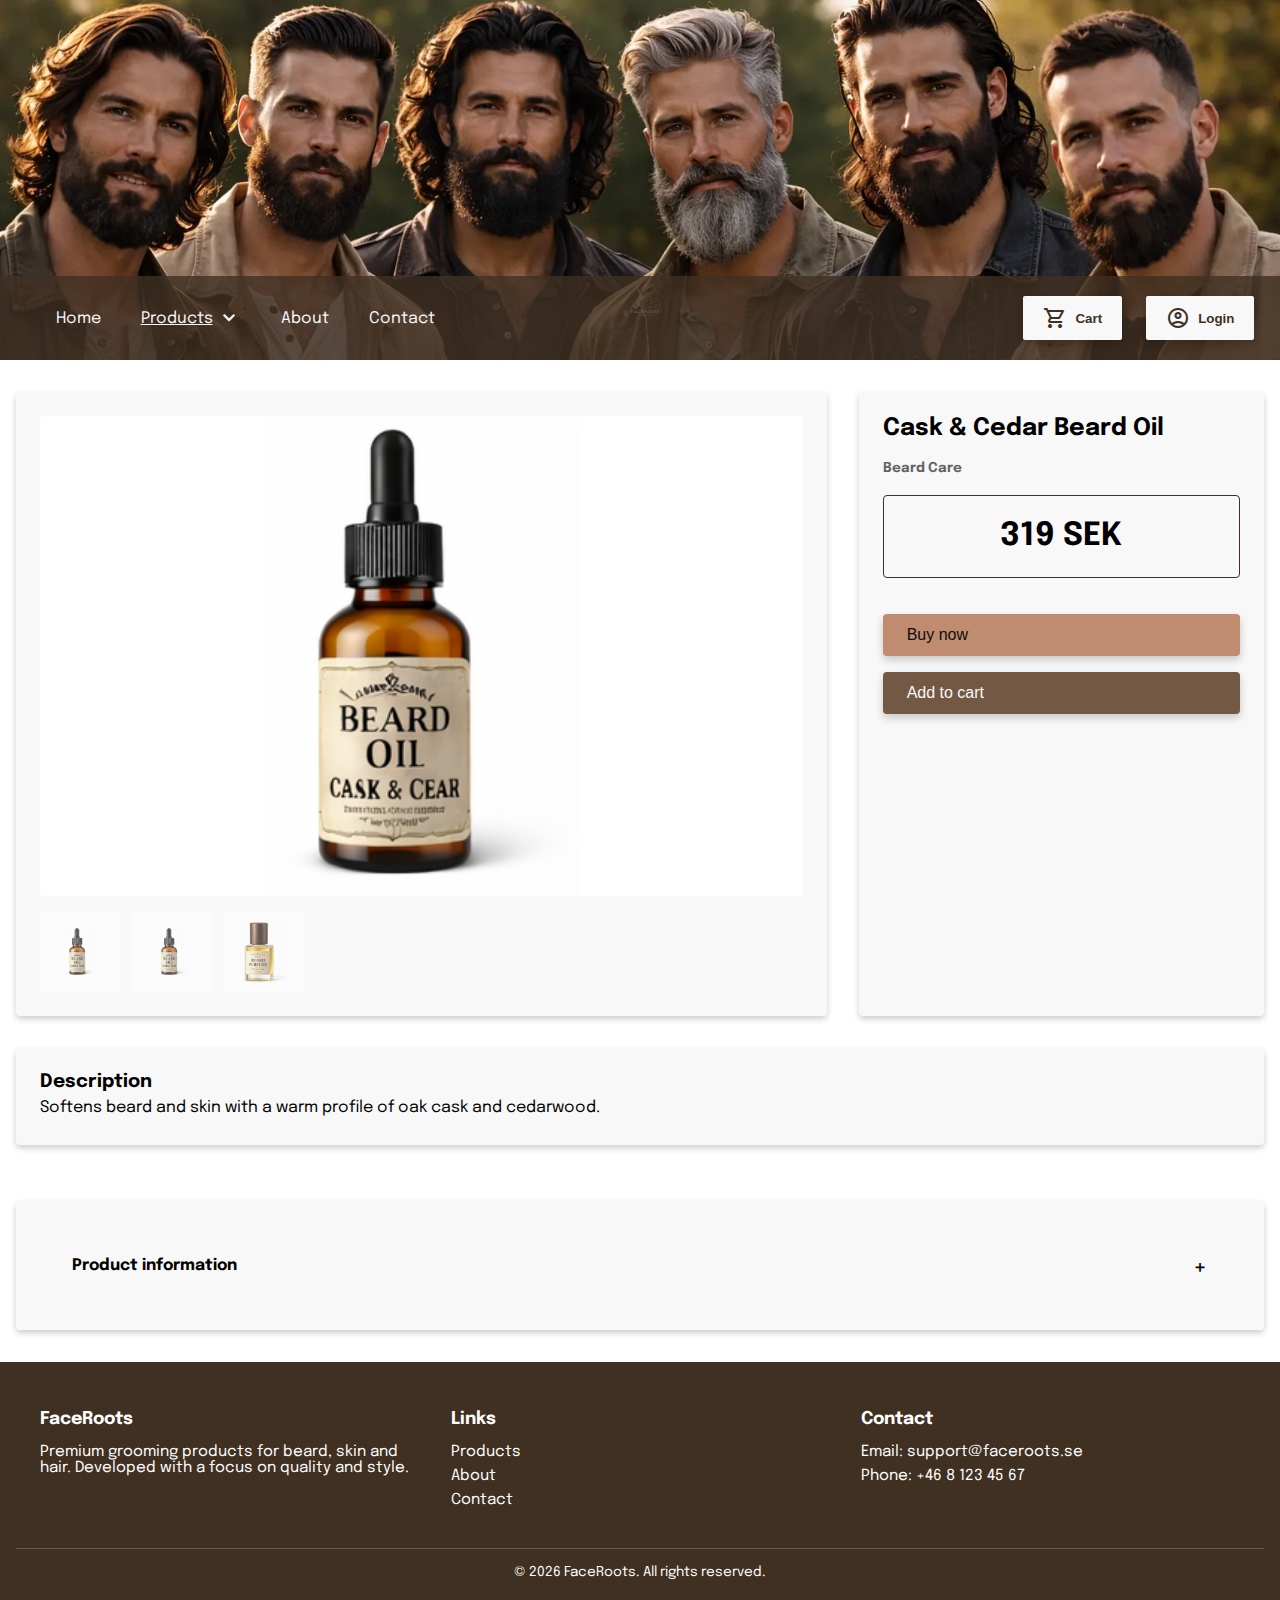
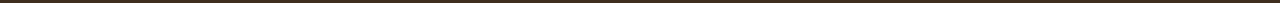
<file: productpage-one.html>
<!DOCTYPE html>
<html lang="en">
<head>
    <script src="js/productpage-gallery.js"></script>
<!-- Header & navbar -->
<meta charset="UTF-8">
    <meta name="viewport" content="width=device-width, initial-scale=1.0">
    <link rel="stylesheet" href="css/productpage.css">
    <link rel="stylesheet" href="css/styleguide.css">
    <link rel="stylesheet" href="css/about.css">
    <link rel="stylesheet" href="css/footer.css">
    <title>FaceRoots</title>
    <link rel="preconnect" href="https://fonts.googleapis.com">
    <link href="https://fonts.googleapis.com/css2?family=Epilogue:ital,wght@0,100..900;1,100..900&family=Gravitas+One&display=swap" rel="stylesheet">
    <link rel="preconnect" href="https://fonts.gstatic.com" crossorigin>
    <link rel="stylesheet" href="https://fonts.googleapis.com/css2?family=Material+Symbols+Outlined"/>
    <link rel="icon" type="image/png" href="SVG/brown_logo/favicon.svg">
    <link rel="stylesheet" href="css/cart.css">

</head>
<body>
<header>
        <div class="header-container">
            <img class="header-img" src="img/seven_men_1grey.webp" alt="bearded men">
            <a href="index.html" class="nav-logo-link">
                <img src="SVG/white_logo/logo_vertical_white.svg" alt="FaceRoots" class="nav-logo">
            </a>
        </div>
        <div class="nav-container-header">
        <nav class="nav-header">
            <div class="hamburger">
                <span></span>
                <span></span>
                <span></span>
            </div>
            <div class="nav-left">
                <a class="a-light" href="index.html">Home</a>
                <div class="dropdown">
                    <a href="productlist.html" class="active dropbtn a-light">
                        <span class="link-product">Products</span>
                        <span class="material-symbols-outlined">keyboard_arrow_down</span>
                    </a>
                    <div class="dropdown-content categoryList">
                        <a class="a-light" href="productlist.html">Category 1</a>
                        <a class="a-light" href="productlist.html">Category 2</a>
                        <a class="a-light" href="productlist.html">Category 3</a>
                    </div>
                </div>
                <a class="a-light" href="about.html">About </a>
                <a class="a-light" href="contact.html">Contact</a>
            </div>
            <div class="nav-right">
                <button class="button-light"><span class="material-symbols-outlined ">shopping_cart</span> <span class="btn-text">Cart</span></button>
                <button class="button-light"><span class="material-symbols-outlined">account_circle</span><span  class="btn-text">Login</span></button>
                <div id="shoppingCart">
                     <h2>Cart</h2>
                    <ul>
                        <li class="placeholder">
                            <button class="remove" title="Remove">Remove</button>
                            <span class="productName">Cedar Stand Razor Holder</span>
                            <span class="productPrice">349 SEK</span>
                        </li>
                    </ul>
                    <p class="sum">349 SEK</p>
                    <a class="btn" href="checkout.html">To checkout</a>
                </div>
            </div>
        </nav>
        </div>
    </header>

<main class="productPage">
<!-- LEFT: Product gallery -->
<section class="productMedia card">

<img 
    class="mainImage "
    src="img/products/product_fr-011.png"
    alt="Beard oil">

<div class="thumbnailRow">
    <img src="img/products/product_fr-011.png" alt="Thumbnail 2">
    <img src="img/products/product_fr-011.png" alt="Thumbnail 2">
    <img src="img/products/product_fr-039.png" alt="Thumbnail 3">
</div>

</section>

<!-- RIGHT: Purchase box -->
<section class="productPurchase card">

    <h2 class="productTitle">Cask & Cedar Beard Oil</h2>
    <span class="category">Beard Care</span>

    <div class="priceBox">
        <span class="price">319 SEK</span>
    </div>
        

    <div class="purchaseActions">
        <button class="action buyNow">Buy now</button>
        <button class="action buy">Add to cart</button>
    </div>

</section>

<!-- DESCRIPTION -->
<section class="description card fullWidth">
    <h3>Description</h3>
    <p>
        Softens beard and skin with a warm profile of oak cask and cedarwood.
    </p>
</section>

<!-- PRODUCT INFO -->
    <details class="productDetails fullWidth card">
    <summary>Product information</summary>
    <ul>
        <li><strong>Origin:</strong> Sweden</li>
        <li><strong>Scent</strong> Jojoba and argan oils</li>
        <li><strong>Bottle:</strong> Glass dropper bottle (30 ml)</li>
    </ul>
    </details>

</main>


    <footer class="footer">
  <div class="footer-container">

    <div class="footer-col">
      <h4>FaceRoots</h4>
      <p>
        Premium grooming products for beard, skin and hair.
        Developed with a focus on quality and style.
      </p>
    </div>

    <div class="footer-col">
      <h4>Links</h4>
      <a href="productlist.html">Products</a>
      <a href="about.html">About</a>
      <a href="contact.html">Contact</a>
    </div>

    <div class="footer-col">
      <h4>Contact</h4>
      <p>Email: support@faceroots.se</p>
      <p>Phone: +46 8 123 45 67</p>
    </div>

  </div>

  <div class="footer-bottom">
    © 2026 FaceRoots. All rights reserved.
  </div>
</footer>

<script type="text/javascript" src="js/listcategories.js"></script>
<script type="text/javascript" src="js/header.js"></script>
<script type="text/javascript" src="js/cart.js"></script>
</body>
</html>
</file>
<file: css/index.css>
* {
  margin: 0;
  padding: 0;
  box-sizing: border-box;
}

body {
  font-family: system-ui, sans-serif;
  color: #222;
  line-height: 1.5;
}

.hero {
  width: 100%;
}

.header-img {
  display: block;
  width: 100%;
  max-height: 40vh;
  object-fit: cover;
  object-position: 0 20%;
}

/* HEADER / NAV */
.header {
  background: #fff;
  border-bottom: 1px solid #ddd;
}

.nav-container {
  max-width: 1200px;
  margin: auto;
  padding: 1rem;
  display: flex;
  flex-direction: column; /* Mobile first */
  gap: 1rem;
}

.header-img {
    display: block;
    width: 100%;
    max-height: 40vh;
    object-fit: cover;
    object-position: 0 20%;

}
.nav-header {
    display: flex;
    justify-content: space-between;
    align-items: center;
    padding: 10px;
    background-color: var(--color-brown-dark);
}

.nav-left a {
    padding: 20px;
    text-decoration: none;
}

.nav-left a:hover, .nav-left a.active {
    text-decoration: underline;
}

.nav-right button {
    padding: 10px 20px;
    margin: 10px;
}

/* DROPDOWN */
.dropdown {
    position: relative;
    display: inline-block;
}

.dropdown-content {
    display: none;
    position: absolute;
    top: 100%;
    left: 0;
    background-color: var(--color-brown-dark);
    border-radius: 2px;
    min-width: 180px;
    box-shadow: 0 4px 8px rgba(0,0,0,0,0.2);
    padding: 10px 0;
    margin-top: 20px;
    z-index: 1;
}

.dropdown:hover .dropdown-content {
    display: block;
}

.dropdown-content a {
    display: block;
    padding: 10px 20px;
    white-space:  nowrap;
;}

.dropdown-content a:hover {
    background-color: var(--color-brown);
    border-radius: 4px;
}
 
button {
    border: 0;
    border-radius: var(--radius-sm);
    box-shadow: var(--shadow-default);
    display: inline-flex;
    align-items: center;
    gap: 8px;
}


/* HERO */
.hero {
  background: #e5e5e5;
  height: 280px;
  display: flex;
  align-items: center;
  justify-content: center;
}

.hero-placeholder {
  background: #cfcfcf;
  width: 200px;
  height: 120px;
  display: flex;
  align-items: center;
  justify-content: center;
  font-weight: bold;
}

/* SECTIONS */
.section {
  max-width: 1200px;
  margin: 4rem auto;
  text-align: center;
  padding: 0 1rem;
}

.section h2 {
  margin-bottom: 2rem;
}

/* =====================
   GRID
===================== */
.grid {
  display: grid;
  gap: 2rem;
}

.grid.three {
  grid-template-columns: 1fr;
}

/* =====================
   CARD
===================== */
.card {
  border: 1px solid #222;
  height: 200px;
  display: flex;
  align-items: center;
  justify-content: center;
  text-align: center;
  padding: 1rem;
}

.card img {
  max-width: 100%;
  max-height: 100%;
  object-fit: contain;
  display: block;
}


/* =====================
   FOOTER
===================== */
.footer {
  background-color: #403022;
  color: #ffffff;
  padding: 3rem 1rem 1.5rem;
}

.footer-container {
  max-width: 1200px;
  margin: 0 auto;
  display: grid;
  grid-template-columns: repeat(3, 1fr);
  gap: 2rem;
}

.footer-col h4 {
  margin-bottom: 1rem;
  font-size: 1.1rem;
}

.footer-col p,
.footer-col a {
  font-size: 0.95rem;
  color: #ffffff;
  text-decoration: none;
  display: block;
  margin-bottom: 0.5rem;
}

.footer-col a:hover {
  text-decoration: underline;
}

.footer-bottom {
  border-top: 1px solid rgba(255,255,255,0.2);
  margin-top: 2rem;
  padding-top: 1rem;
  text-align: center;
  font-size: 0.85rem;
}

/* TABLET & MOBILE */
@media (max-width: 768px) {
  .footer-container {
    grid-template-columns: 1fr;
    text-align: center;
  }
}

/* =====================
   TABLET
===================== */
@media (min-width: 768px) {
  .nav-container {
    flex-direction: row;
    align-items: center;
    justify-content: space-between;
  }

  .nav {
    flex-direction: row;
    gap: 1.5rem;
  }

  .grid.three {
    grid-template-columns: repeat(3, 1fr);
  }

  .footer-grid {
    grid-template-columns: 1fr 1fr;
  }
}

/* =====================
   DESKTOP
===================== */
@media (min-width: 1024px) {
  .header-img {
    max-height: 50vh;
  }
}
</file>
<file: css/styleguide.css>
* {
    margin: 0;
    padding: 0;
}

:root {
  /* Färger */
  --color-black: #0D0D0D;
  --color-white: #F8F8F8;
  --color-brown-dark: #403022;
  --color-brown: #735943;
  --color-beige-light: #F2CAA7;
  --color-beige: #BF8C6F;

  /* UI */
  --radius-sm: 2px;
  --shadow-default: 0 4px 8px rgba(0, 0, 0, 0.2);
}

body {
  font-family: 'Epilogue', sans-serif;
}


/* h1 {
  font-size: 3rem;
  font-weight: 700;
  margin-bottom: 1rem;
}

h2 {
  font-size: 1.4rem;
  font-weight: 600;
  margin-bottom: 0.75rem;
}

p {
  font-size: 1rem;
  margin-bottom: 1rem;
  max-width: 60ch;
} */

/* LINK */
.a-light {
    text-decoration: none;
    color: var(--color-white)
}

.a:hover {
    text-decoration: underline;
} 


/* BUTTON */
.button-light {
    background-color: var(--color-white);
    color: var(--color-brown-dark);
    font-weight: 700;
}
.button-dark {
    background-color: var(--color-brown-dark);
    color: var(--color-white);
        font-weight: 700;

}

/* BUTTON:Hover 90% Opacitet */
.button-light:hover {
    background-color: rgba(255, 255, 255, 0.8);
}

.button-dark:hover {
    background-color: rgba(64, 48, 34, 0.8);
}






/* HEADER */
/* HEADER */
/* HEADER */
/* HEADER */

header {
  position: relative;
}

.header-img {
  display: block;
  width: 100%;
    /* Line 102, 112, 204 and 309 on homepage */
    /*     max-height: 40vh;
 */    /* Line 104 on subpages */
 max-height: 150px; 
 object-fit: cover;
 object-position: 0 20%;
}

.nav-logo {
  position: absolute;
  z-index: 9;
  /*  bottom: 40px; */
  bottom: 10%;
  left: 50%;
  transform: translateX(-50%);
  height: 180px;
}

.nav-header {
  display: flex;
  justify-content: space-between;
  align-items: center;
  background-color: rgba(64, 48, 34, 0.8);
  position: absolute;
  bottom: 0;
  width: 100%;
  z-index: 10;
}

.hamburger {  
  display: none;
  cursor: pointer;
  padding: 10px;
  gap: 5px;
  margin-left: 2vw;
}

.hamburger span {
  display: block;
  width: 25px;
  height: 3px;
  background-color: var(--color-white);
  border-radius: var(--radius-sm);
  transition: all 0.3s ease;
  
}


.hamburger {
  transition: transform 0.3s ease;
}

.hamburger.active span:nth-child(1) {
  transform: translateY(8px) rotate(45deg);
}

.hamburger.active span:nth-child(2) {
  opacity: 0;
}

.hamburger.active span:nth-child(3) {
  transform: translateY(-8px) rotate(-45deg);
}

.nav-left {
  margin-left: 2vw;
  display: flex;
  align-items: center;
  
}

.nav-left a {
  padding: 20px;
  text-decoration: none;
  
}

.nav-left a:hover, .nav-left a.active {
  text-decoration: underline;
}

.nav-left a.dropbtn:hover,
.nav-left a.dropbtn.active {
  text-decoration: none;
}


.nav-left a.dropbtn:hover .link-product,
.nav-left a.dropbtn.active .link-product {
  text-decoration: underline;
}


.material-symbols-outlined {
  vertical-align: middle;
  line-height: 1;
  text-decoration: none;
}

.nav-right {
    margin-right: 2vw;
}

.nav-right button {
    padding: 10px 20px;
    margin: 10px;
}

.dropbtn {
    position: relative;
    display: inline-flex;
    align-items: center;
    gap: 4px;
}
.dropbtn .material-symbols-outlined {
  transition: transform 0.2s ease;
}
.dropbtn:hover .material-symbols-outlined {
  transform: rotate(180deg);
  
}

.dropdown {
  position: relative;
  display: inline-block;
}

.dropdown-content {
    display: none;
    position: absolute;
    top: 100%;
    left: 0;
    background-color: var(--color-brown-dark);
    border-radius: 0 0 var(--radius-sm) var(--radius-sm)    ;
    min-width: 180px;
    padding: 10px 0;
    z-index: 1;
}

.dropdown:hover .dropdown-content {
    display: block;
}

.dropdown-content a {
    display: block;
    padding: 10px 20px;
    white-space:  nowrap;
}


button {
    border: 0;
    border-radius: var(--radius-sm);
    box-shadow: var(--shadow-default);
    display: inline-flex;
    align-items: center;
    gap: 8px;
}

/* TABLET */
@media (max-width: 960px) {
  

.header-img {
/* max-height: 35vh;
 */}

.hamburger {
  display: flex;
  flex-direction: column;
}

.nav-left.active a, .nav-left.active .dropdown {
  display: flex;
  flex-direction: column;
  margin-top: 1rem;
  width: 90%;
}

.nav-left {
  position: absolute;
  top: 100%;
  left: 0;
  background-color: var(--color-brown-dark);
  width: 60%;
  flex-direction: column;
  align-items: flex-start;
  display: none;
  z-index: 20;
  }
  
.nav-left.active {
  display: flex;
  }
  
  .dropdown-content {
      position: static;
      display: none;
      width: 100%;
          }

  .dropdown-content a{
width: 100%;
      }

}

.dropdown.active .dropdown-content {
    display: flex;
    flex-direction: column;
}   


.dropdown.active .dropbtn .material-symbols-outlined {
    transform: rotate(180deg);
}


.nav-left.active a.dropbtn {
    flex-direction: row;    
    justify-content: space-between; 
    align-items: center;      
    width: 100%;
    padding: 10px 15px;
}



/* MOBILE */

@media (max-width: 768px) {
 .button-light:hover,
    .button-dark:hover {
        background-color: initial;
    }

  .nav-right .btn-text {
    display: none;
  }

  .nav-right button {
    padding: 4px;
    color: var(--color-white);
    background-color: transparent;
  }

}
 
@media (min-width: 961px) {
    .dropbtn:hover .material-symbols-outlined {
        transform: rotate(180deg);
    }
    .dropdown:hover .dropdown-content {
        display: block;
    }
}
</file>
<file: css/about.css>
.material-symbols-outlined {
  vertical-align: middle;
  line-height: 1;
}
header {
position: relative;
}

.header-img {
    display: block;
    width: 100%;
    max-height: 40vh;
    object-fit: cover;
    object-position: 0 20%;
}

.nav-header {
    display: flex;
    justify-content: space-between;
    align-items: center;
    background-color: rgba(64, 48, 34, 0.8);
    position: absolute;
    bottom: 0;
    width: 100%;
    z-index: 10;
}

.nav-logo {
    max-height: 1.5rem;
}

.nav-left {
    margin-left: 2vw;
    display: flex;
    align-items: center;
    
}

.nav-left a {
    padding: 20px;
    text-decoration: none;

}

.nav-left a:hover, .nav-left a.active {
    text-decoration: underline;
}

.nav-right {
    margin-right: 2vw;
}

.nav-right button {
    padding: 10px 20px;
    margin: 10px;
}

.dropdown {
    position: relative;
    display: inline-block;
}

.dropdown-content {
    display: none;
    position: absolute;
    top: 100%;
    left: 0;
    background-color: var(--color-brown-dark);
    border-radius: 2px;
    min-width: 180px;
    box-shadow: 0 4px 8px rgba(0,0,0,0,0.2);
    padding: 10px 0;
    margin-top: 20px;
    z-index: 1;
}

.dropdown:hover .dropdown-content {
    display: block;
}

.dropdown-content a {
    display: block;
    padding: 10px 20px;
    white-space:  nowrap;
;}

/*  .dropdown-content a:hover {
    background-color: var(--color-brown);
    border-radius: 4px;
        background-color: rgba(64, 48, 34, 0.8);
}  */
 
button {
    border: 0;
    border-radius: var(--radius-sm);
    box-shadow: var(--shadow-default);
    display: inline-flex;
    align-items: center;
    gap: 8px;
}
</file>
<file: css/checkout.css>
/*
* Gruppuppgift: E-shop
* Grupp 4 / FaceRoots
* Oscar Nilsson
* oscar.nilsson@medieinstitutet.se
*/

@import url(styleguide.css);
@import url(cart.css);
@import url(footer.css);

:root {
    --pageWidth: 1200px; /* Desktop */
    --tabletWidth: 960px;
    --mobileWidth: 768px;
    --sidebarWidth: minmax(150px, 200px);
    --footerHeight: 300px;

    --pageAlignment: center;

    --gridColGap: 2rem;
    --gridRowGap: 2rem;

    --pageBg: var(--color-white);
    --contentBg: var(--color-white);

    --color: var(--color-brown-dark);
    --linkColor: rgba(64, 48, 34, 1);
    --linkHoverColor: rgba(64, 48, 34, 1);
    --linkTextDecoration: none;
    --linkHoverTextDecoration: underline;
    
    --btnColor: var(--color-white);
    --btnBgColor: rgba(64, 48, 34, 1);
    --btnHoverColor: #333;
    --btnHoverBgColor: rgba(64, 48, 34, .9);
    --btnBorderRadius: var(--borderRadius);

    --accentColor: var(--color-brown-dark);

    --borderRadius: var(--radius-sm);

    --productCardBoxShadow: 
        rgba(0, 0, 0, 0.1) 0px 4px 6px -1px, 
        rgba(0, 0, 0, 0.06) 0px 2px 4px -1px;
}

@media screen and (max-width: 960px) {
    :root {
        --pageWidth: auto;
        --gridColGap: 1rem;
        --gridRowGap: 1rem;

        font-size: 14px;
    }
}

:root * {
    box-sizing: border-box;
}

body {
    background-color: var(--contentBg);
    color: var(--color);
    min-height: 100svh;
    padding: 0;
    margin: 0;
    display: flex;
    flex-direction: column;
    align-items: var(--pageAlignment);
}

/* Must have if body is display: flex; */
body > header, body > footer {
    width: 100%;
}

.nav-right {
    position: relative;
}

div#mainContainer {
    max-width: var(--pageWidth);
    flex: 1;
    display: grid;
    align-items: start;
    grid-template-areas: 
        "heading heading"
        "main sidebar";
    grid-template-columns: auto 350px;
    grid-template-rows: auto 1fr;
    gap: var(--gridRowGap) var(--gridColGap);
    padding: 4rem var(--gridColGap);

    & h2 {
        grid-area: heading;
        font-size: var(--h1-font-size);
        font-weight: var(--h1-font-weight);
        margin-bottom: calc(var(--h1-margin-bottom) - var(--gridRowGap));
    }

    & h3 {
        font-size: var(--h2-font-size);
        font-weight: var(--h2-font-weight);
        margin-bottom: calc(var(--gridRowGap) / 2 * -1);
    }

    & button {
        background-color: var(--btnBgColor);
        color: var(--btnColor);
        border: none;
        border-radius: var(--btnBorderRadius);
        cursor: pointer;
        font-weight: 300;
        font-size: 1rem;
        padding: .5em .5em;
        white-space: nowrap;

        &:hover {
            background-color: var(--btnHoverColor);
        }
    }

    & main {
        grid-area: main;
        display: grid;
        gap: var(--gridRowGap) var(--gridColGap);
        grid-template-columns: auto;

        & article {

            background-color: #fff;
            padding: var(--gridColGap);
            border-radius: var(--borderRadius);
            box-shadow: var(--productCardBoxShadow);
            
            position: relative;
            grid-column: 1 / span 3;

            display: grid;
            grid-template-areas: 
                "image header"
                "image content"
                "image form";
            grid-template-columns: 150px auto;
            grid-column-gap: var(--gridColGap);
            grid-row-gap: var(--gridColGap);

            & header {
                display: grid;
                grid-template-columns: 1fr auto;
                grid-template-areas: 
                    "productName productName"
                    "productBrand productPrice"
                    "productCategory productPrice";
                column-gap: .5rem;

                & h4 {
                    grid-area: productName;
                    font-size: var(--h2-font-size);
                    font-weight: var(--h2-font-weight);
                    margin-bottom: .25em;
                }

                & span.productbrand {
                    grid-area: productbrand;
                }
                & span.productPrice {
                    grid-area: productPrice;
                    font-size: 1.25em;
                }
                & span.productCategory {
                    grid-area: productCategory;
                    opacity: .75;
                }
            }

            & figure {
                grid-area: image;
                width: 100%;
                grid-row: 1 / span 3;

                & img {
                    width: 100%;
                    height: auto;
                }

                & figcaption {
                    display: none;
                }
            }

            & div.content {
                grid-area: content;

                & ul {
                    padding-left: 1.5em;
                    margin: .5em 0;

                    &:last-child {
                        margin-bottom: 0;
                    }
                }
            }

            & div.form-group {
                grid-area: form;
                justify-self: end;
            }
            
            & input, button {
                margin: 0 .25em;
                font-size: 1rem;
                box-sizing: border-box;
            }

            & input {
                padding: 0 0 0 .5em;
                line-height: 2rem;
            }

            /* &:not(:last-of-type)::after {
                content: "";
                display: block;
                position: absolute;
                bottom: calc(var(--gridRowGap) * -1 / 2);
                border-bottom: 1px solid;
                left: 0;
                right: 0;
                color: #ddd;
            } */
        }
    }

    & aside {
        position: sticky;
        top: var(--gridRowGap);
        align-self: start;

        grid-area: sidebar;
        display: flex;
        flex-direction: column;
        gap: var(--gridColGap);

        & div.container {
            border-radius: var(--radius-sm);
            box-shadow: var(--productCardBoxShadow);
            background-color: #fff;
            display: grid;
            grid-template-columns: auto 1fr;
            grid-template-rows: auto;
            grid-column-gap: .5em;
            grid-row-gap: 0;
            align-items: center;
            padding: var(--gridColGap);

            & h3, & h4, & button {
                grid-column: 1 / span 2;
            }

            & h4 {
                font-size: var(--h3-font-size);
                margin-bottom: .5em;
                font-weight: var(--h2-font-weight);
            }

            & h4:not(:first-child), & button {
                margin-top: var(--gridRowGap);
            }

            & input[type="radio"] {
                -webkit-accent-color: var(--color-brown-dark);
                accent-color: var(--color-brown-dark);
            }

            & input, & label {
                cursor: pointer;
                line-height: 1.42em;
                align-self: center;
            }

            & button {
                justify-self: end;
            }

            & ul.cartSummary {
                grid-column: 1 / span 2;

                white-space: nowrap;
                list-style: none;

                & > li {
                    display: flex;
                    justify-content: space-between;
                    column-gap: .5em;

                    & span:first-child {
                        overflow: hidden;
                        text-overflow: ellipsis;
                    }

                    &.tax {
                        opacity: .75;
                    }
                    &.sum {
                        margin-top: .5em;
                        font-weight: 600;
                    }
                    &.sum, &.tax {
                        display: flex;
                        justify-content: space-between;
                    }
                }
            }
        }
    }
}
@media screen and (max-width: 960px) {
    div#mainContainer {
        max-width: var(--pageWidth);
        flex: 1;
        display: grid;
        align-items: start;
        grid-template-areas: 
            "heading"
            "main"
            "sidebar";
        grid-template-columns: auto;
        grid-template-rows: auto;
        padding: 4rem var(--gridColGap);

        & main {
            & article.productCard {
                grid-template-areas: 
                    "image header"
                    "image content"
                    "form form";
                grid-template-rows: auto 1fr auto;
            }
        }

        & aside {
            & h3 {
                margin-top: var(--gridRowGap);
            }
        }
    }
}
</file>
<file: css/contact.css>
.contact-hero {
  display: grid;
  grid-template-columns: 1fr 1fr;
  min-height: 80vh;
}


.contact-content {
  background-color: #F8F8F8;
  padding: 4rem;
}

.contact-content h1 {
  font-size: 3rem;
  margin-bottom: 2.5rem;
}


.contact-grid {
  display: grid;
  grid-template-columns: 2fr 1fr;
  gap: 3rem;
}


.contact-form {
  display: flex;
  flex-direction: column;
  gap: 1.5rem;
}

.contact-form label {
  font-size: 0.85rem;
  text-transform: uppercase;
  letter-spacing: 1px;
}

.contact-form input,
.contact-form textarea {
  border: none;
  border-bottom: 1px solid #222;
  padding: 0.5rem 0;
  font-family: inherit;
  background: transparent;
}

.contact-form textarea {
  min-height: 120px;
  resize: vertical;
}

.contact-form button {
  margin-top: 2rem;
  align-self: flex-start;
}


.contact-info p {
  margin-bottom: 2rem;
  font-size: 0.95rem;
}


.contact-image {
  background-image: url("../img/Bakgrund.png");
  background-size: cover;
  background-position: center;
}


@media (max-width: 900px) {
  .contact-hero {
    grid-template-columns: 1fr;
  }

  .contact-grid {
    grid-template-columns: 1fr;
  }

  .contact-image {
    height: 300px;
  }
}


.footer {
  background-color: #403022;
  color: #F8F8F8;
  padding: 3rem 1rem 1.5rem;
}

.footer-container {
  max-width: 1200px;
  margin: 0 auto;
  display: grid;
  grid-template-columns: repeat(3, 1fr);
  gap: 2rem;
}

.footer-col h4 {
  margin-bottom: 1rem;
  font-size: 1.1rem;
}

.footer-col p {
  font-size: 0.95rem;
  line-height: 1.6;
  color: #F8F8F8;
}

.footer-col ul {
  list-style: none;
  padding: 0;
  margin: 0;
}

.footer-col li {
  margin-bottom: 0.5rem;
}

.footer-col a {
  color: #F8F8F8;
  text-decoration: none;
}

.footer-col a:hover {
  text-decoration: underline;
}

.footer-bottom {
  border-top: 1px solid rgba(248, 248, 248, 0.2);
  margin-top: 2rem;
  padding-top: 1rem;
  text-align: center;
  font-size: 0.85rem;
}


@media (max-width: 768px) {
  .footer-container {
    grid-template-columns: 1fr;
    text-align: center;
  }
}
</file>
<file: css/footer.css>
/* FOOTER */

.footer {
  background-color: #403022;
  color: #ffffff;
  padding: 3rem 1rem 1.5rem;
}

.footer-container {
  max-width: 1200px;
  margin: 0 auto;
  display: grid;
  grid-template-columns: repeat(3, 1fr);
  gap: 2rem;
}

.footer-col h4 {
  margin-bottom: 1rem;
  font-size: 1.1rem;
}

.footer-col p,
.footer-col a {
  font-size: 0.95rem;
  color: #ffffff;
  text-decoration: none;
  display: block;
  margin-bottom: 0.5rem;
}

.footer-col a:hover {
  text-decoration: underline;
}

.footer-bottom {
  border-top: 1px solid rgba(255,255,255,0.2);
  margin-top: 2rem;
  padding-top: 1rem;
  text-align: center;
  font-size: 0.85rem;
}

/* TABLET & MOBILE */
@media (max-width: 768px) {
  .footer-container {
    grid-template-columns: 1fr;
    text-align: center;
  }
}
</file>
<file: css/productlist.css>
/*
* Gruppuppgift: E-shop
* Grupp 4 / FaceRoots
* Oscar Nilsson
* oscar.nilsson@medieinstitutet.se
*/

@import url(styleguide.css);
@import url(cart.css);
@import url(footer.css);

:root {
    --pageWidth: 1200px; /* Desktop */
    --tabletWidth: 960px;
    --mobileWidth: 768px;
    --sidebarWidth: minmax(150px, 200px);
    --footerHeight: 300px;

    --pageAlignment: center;

    --gridColGap: 2rem;
    --gridRowGap: 2rem;

    --pageBg: var(--color-white);
    --contentBg: var(--color-white);

    --color: var(--color-brown-dark);
    --linkColor: rgba(64, 48, 34, 1);
    --linkHoverColor: rgba(64, 48, 34, 1);
    --linkTextDecoration: none;
    --linkHoverTextDecoration: underline;
    
    --btnColor: var(--color-white);
    --btnBgColor: rgba(64, 48, 34, 1);
    --btnHoverColor: #333;
    --btnHoverBgColor: rgba(64, 48, 34, .9);
    --btnBorderRadius: var(--borderRadius);

    --accentColor: var(--color-brown-dark);

    --borderRadius: var(--radius-sm);

    --productCardBoxShadow: 
        rgba(0, 0, 0, 0.1) 0px 4px 6px -1px, 
        rgba(0, 0, 0, 0.06) 0px 2px 4px -1px;
}

@media screen and (max-width: 960px) {
    :root {
        --pageWidth: auto;
        --gridColGap: 1rem;
        --gridRowGap: 1rem;

        font-size: 14px;
    }
}

:root * {
    box-sizing: border-box;
}

body {
    background-color: var(--contentBg);
    color: var(--color);
    min-height: 100svh;
    padding: 0;
    margin: 0;
    display: flex;
    flex-direction: column;
    align-items: var(--pageAlignment);
}

/* Must have if body is display: flex; */
body > header, body > footer {
    width: 100%;
}

/* Main container: containing sidebar and main */
div#mainContainer {
    max-width: var(--pageWidth);
    flex: 1;
    display: grid;
    align-items: start;
    grid-template-areas: "heading heading"
    "sidebar main";
    grid-template-columns: var(--sidebarWidth) auto;
    grid-template-rows: auto 1fr;
    gap: var(--gridRowGap) var(--gridColGap);
    padding: 4rem var(--gridColGap);

    & h2 {
        font-size: 3rem;
        margin-bottom: calc(2.5rem - var(--gridRowGap));
        grid-area: heading;
    }

    & h3 {
        grid-column: 1 / span 3;
        margin: 0;
        margin-bottom: calc(var(--gridRowGap) / 2 * -1);
    }

    & a {
        color: var(--linkColor);
        text-decoration: var(--linkTextDecoration);

        &:hover {
            color: var(--linkHoverColor);
            text-decoration: var(--linkHoverTextDecoration);
        }
    }

    & button {
        background-color: var(--btnBgColor);
        color: var(--btnColor);
        border: none;
        border-radius: var(--btnBorderRadius);
        cursor: pointer;
        font-family: 'Epiloque', sans-serif;
        font-weight: 300;

        &:hover {
            background-color: var(--btnHoverColor);
        }
    }
}

/* Main: containing product cards */
main {
    grid-area: main;
    display: grid;
    gap: var(--gridRowGap) var(--gridColGap);
    grid-template-columns: 1fr 1fr 1fr;
}

/* Product card */
article.productCard {
    background-color: #fff;
    display: grid;
    grid-template-columns: 1fr 1fr;
    align-items: center;
    justify-items: start;
    opacity: 0;
    animation-name: productCard;
    animation-duration: .5s;
    animation-fill-mode: forwards;
    border-radius: var(--borderRadius);
    overflow: hidden;
    grid-row-gap: calc(var(--gridRowGap) / 2); 
    padding: var(--gridRowGap) var(--gridColGap);
    box-shadow: var(--productCardBoxShadow);

    & > *:not(.action) {
        grid-column: 1 / span 2;
    }

    &:not(.filtered) {
        display: none;
    }

    & header {
        display: grid;
        grid-template-columns: 1fr auto;
        grid-template-areas: 
            "productImage productImage"
            "productName productName"
            "productBrand productPrice"
            "productCategory productPrice";

        & figure {
            
            margin: 0;
            width: 100%;
            grid-area: productImage;

            & a {
                display: block;
            }

            & img {
                display: block;
                width: 100%;
                height: auto;
                /* aspect-ratio: 4/3;
                object-fit: cover; */
            }

            & figcaption {
                display: none;
            }
            
            margin-bottom: 1rem;
        }

        & h4.productName {
            grid-area: productName;
            margin: 0;
            font-size: 1em;
            white-space: wrap;
            margin-bottom: .5em;
        }

        & span.productPrice {
            grid-area: productPrice;
            text-align: right;
            font-size: 1em;
            white-space: nowrap;
        }

        & span.productBrand {
            grid-area: productBrand;
            font-size: .8em;
        }

        & span.productCategory {
            grid-area: productCategory;
            opacity: .75;
            font-size: .8em;
        }
    }

    & ul {
       padding-left: 1.25em; 
    }

    /* & *.productDescription {
        display: none;
    } */

    & p.productDetails {
        display: none;
    }

    /* & a.action {
        text-decoration: underline;
    } */

    & button.addToCart {
        font-size: 1rem;
        padding: .5em .75em;
        white-space: nowrap;
        justify-self: end;
    }
}

/* Sidebar */
aside {
    position: sticky;
    top: var(--gridRowGap);
    align-self: start;

    grid-area: sidebar;
    display: flex;
    flex-direction: column;
    gap: var(--gridColGap);

    &.fixed {
        position: fixed;
    }

    & > * {
        border-radius: var(--borderRadius);
        background-color: var(--contentBg); /* var(--contentBg); */
    }

    & nav {
        display: flex;
        flex-direction: column;
        gap: var(--gridRowGap);

        & ul {
            margin: 0;
            list-style: none;
            padding: 0;
        }

        & > ul {
            display: flex;
            flex-direction: column;
            gap: .5rem;
            /* font-weight: bold; */

            & ul {
                font-weight: normal;
                margin: .5rem;
                display: none;
            }
        }

        & label {
            cursor: pointer;
            -webkit-user-select: none;
            -ms-user-select: none;
            user-select: none;
        }

        & input[type="checkbox"] {
            margin-right: .5em;
            vertical-align: .1em;
            accent-color: var(--accentColor);
        }

        & label {
            color: var(--linkColor);

            &:hover {
                color: var(--linkHoverColor);
                text-decoration: var(--linkHoverTextDecoration);
            }
        }
    }
}

/* Responsiveness: tablet */
@media screen and (max-width: 960px) {
    body {
        & a {
            &:hover {
                text-decoration: none;
            }
        }
    }

    div#mainContainer {
        padding: var(--gridRowGap) var(--gridColGap);
        width: 100%;
        grid-template-areas: 
            "sidebar"
            "heading"
            "main";
        grid-template-columns: auto;
        grid-template-rows: auto auto 1fr;

        & h2 {
            margin-bottom: calc((2.5rem - var(--gridRowGap)) / 2);
        }

        & main {
            grid-template-columns: 1fr 1fr 1fr;

            & h3 {
                grid-column: 1 / span 3;
            }

            & article.productCard {
                padding: var(--gridRowGap) var(--gridColGap);
                grid-row-gap: var(--gridRowGap); 
            }
        }

        & aside {
            margin: 
                calc(var(--gridRowGap) * -1) 
                calc(var(--gridColGap) * -1) 
                0 
                calc(var(--gridColGap) * -1); /* To compensate for grid gap and horizontal padding */
            top: 0;
            box-shadow: var(--productCardBoxShadow);
            max-width: 100vw;
            background-color: var(--contentBg);

            & nav {
                padding: var(--gridRowGap) var(--gridColGap) 0 var(--gridColGap);
                gap: 0;

                &::before, &::after {
                    opacity: 0;
                    position: absolute;
                    content: "<";
                    left: calc(var(--gridColGap)/2);
                    transform: translateX(-50%);
                    bottom: calc(var(--gridRowGap));
                    transition: opacity 1s ease;
                }

                &::after {
                    right: 0;
                    left: auto;
                    right: calc(var(--gridColGap)/2);
                    transform: translateX(50%);
                    content: ">"
                }

                &.scrollLeft::before, &.scrollRight::after {
                    opacity: 1;
                }

                & > ul {
                    position: relative;
                    flex-direction: row;
                    overflow-x: scroll;
                    padding: var(--gridRowGap) 0;
                }

                & input[type="checkbox"] {
                    position: absolute;
                    opacity: 0;

                    &:checked + label {
                        background-color: var(--accentColor);
                        color: var(--contentBg);

                        &:hover {
                            background-color: var(--btnHoverBgColor);
                            text-decoration: none;
                        }
                    }
                }

                & label {
                    color: var(--linkColor);
                    padding: .33em .5em .25em .5em;
                    border-radius: 6px;
                    white-space: nowrap;

                    &:hover {
                        color: var(--linkHoverColor);
                        text-decoration: none;
                    }
                }
            }
        }
    }
}

/* Responsiveness: mobile */
@media screen and (max-width: 768px) {
    div#mainContainer {
        & main {
            grid-template-columns: 1fr 1fr;

            & h3 {
                grid-column: 1 / span 2;
            }
        }
    }
}

/* Animation: fade-in mockup product cards */
@keyframes productCard {
    0% { opacity: 0; }
    100% { opacity: 1; }
}
</file>
<file: css/productpage.css>
.material-symbols-outlined {
    vertical-align: middle;
    line-height: 1;
}

.header-img {
    display: block;
    width: 100%;
    max-height: 40vh;
    object-fit: cover;
    object-position: 0 20%;

}
.nav-header {
    display: flex;
    justify-content: space-between;
    align-items: center;
    padding: 10px;
    background-color: var(--color-brown-dark);
}

.nav-left a {
    padding: 20px;
    text-decoration: none;
}

.nav-left a:hover, .nav-left a.active {
    text-decoration: underline;
}

.nav-right button {
    padding: 10px 20px;
    margin: 10px;
}

.dropdown {
    position: relative;
    display: inline-block;
}

.dropdown-content {
    display: none;
    position: absolute;
    top: 100%;
    left: 0;
    background-color: var(--color-brown-dark);
    border-radius: 2px;
    min-width: 180px;
    box-shadow: 0 4px 8px rgba(0,0,0,0,0.2);
    padding: 10px 0;
    margin-top: 20px;
    z-index: 1;
}

.dropdown:hover .dropdown-content {
    display: block;
}

.dropdown-content a {
    display: block;
    padding: 10px 20px;
    white-space:  nowrap;
;}

.dropdown-content a:hover {
    background-color: var(--color-brown);
    border-radius: 4px;
}

button {
    border: 0;
    border-radius: var(--radius-sm);
    box-shadow: var(--shadow-default);
    display: inline-flex;
    align-items: center;
    gap: 8px;
}

.productMedia img {
    width: 100%;
    height: 100%;
    object-fit: cover; 
}

.productInfo {
    display: flex;
    flex-direction: column;
    gap: 1rem;
}

.productTitle {
    margin: 0;
}

.category {
    opacity: 0.6;
    font-size: 0.85em;
    font-weight: bold;
}

.purchaseActions {
    display: flex;
    gap: 1rem;
    margin-top: 1rem;
}

.purchaseActions button {
    padding: 0.75em 1.5em;
    font-size: 1rem;
}


.price {
    font-size: 1.5rem;
    font-weight: bold;
    margin-top: 0.5rem;
}

/* description */
.description h3 {
    margin-bottom: 0.25rem;
}

.description p {
    margin: 0;
    line-height: 1.6;
}

.productDetails {
    margin-top: 1.5rem;
    background-color: #BF8C6F;
    border-radius: var(--borderRadius);
}

.productDetails summary {
    cursor: pointer;
    font-weight: bold;
    list-style: none;
    padding: 2rem;
}

.productDetails summary::-webkit-details-marker {
    display: none;
}

.productDetails summary::after {
    content: "＋";
    float: right;
}

.productDetails[open] summary::after {
    content: "−";
}

.productDetails ul {
    margin-top: 1rem;
    padding-left: 1rem;
}

@media screen and (max-width: 768px) {
    .productPage {
    grid-template-columns: 1fr;
    }
}

/* === CARD SHARED STYLE === */
.card {
    background-color: #F8F8F8;
    border-radius: 4px;
    box-shadow: 0px 3px 6px rgba(0,0,0,0.2);
    padding: 1.5rem;
}

/* === PRODUCT GRID === */
.productPage {
    max-width: var(--pageWidth);
    margin: auto;
    padding: 2rem 1rem;
    display: grid;
    grid-template-columns: 2fr 1fr;
    gap: 2rem;
}

.fullWidth {
    grid-column: 1 / -1;
}
.productMedia {
    display: flex;
    flex-direction: column;
    gap: 1rem;
}

/* MAIN IMAGE */
.mainImage {
    width: 100%;
    height: auto;          /* 🔑 allows page to scale to image */
    max-height: 480px;
    object-fit: contain;
    border-radius: 4px;
}

/* THUMBNAILS */
.thumbnailRow {
    display: flex;
    gap: 0.75rem;
    overflow-x: auto;
}

.thumbnailRow img {
    width: 80px;
    height: 80px;
    object-fit: cover;
    cursor: pointer;
    border-radius: 4px;
    opacity: 0.6;
    transition: opacity 0.2s ease, outline 0.2s ease;
}

/* ACTIVE / HOVER STATE */
.thumbnailRow img:hover,
.thumbnailRow img.active {
opacity: 1;
outline: 2px solid #735943;
}

.mainImage img {
    width: 100%;
    height: 420px;
    object-fit: cover;
    border-radius: 4px;
}

.thumbnailRow {
    display: flex;
    gap: 0.75rem;
    overflow-x: auto;
}

.thumbnailRow img {
    width: 80px;
    height: 80px;
    object-fit: cover;
    cursor: pointer;
    border-radius: 4px;
    opacity: 0.7;
    transition: opacity 0.2s ease;
}

.thumbnailRow img:hover {
    opacity: 1;
}

.productPurchase {
    display: flex;
    flex-direction: column;
    gap: 1.25rem;
}

.priceBox {
    border: 1px solid #403022;
    border-radius: 4px;
    padding: 1.5rem;
    text-align: center;
}

.priceBox .sku {
    font-size: 0.85rem;
    opacity: 0.6;
}

.priceBox .price {
    font-size: 2rem;
    font-weight: bold;
}

.purchaseActions {
    display: flex;
    flex-direction: column;
    gap: 1rem;
}

.action {
    padding: 1rem;
    font-size: 1rem;
    border-radius: 4px;
    cursor: pointer;
    transition: transform 0.15s ease, box-shadow 0.15s ease;
}

.buyNow {
    background-color: #BF8C6F;
    color: #0D0D0D;
}

.buy {
    background-color: #735943;
    color: #F8F8F8;
}

.action:hover {
    transform: translateY(-2px);
    box-shadow: 0px 6px 12px rgba(0,0,0,0.25);
}

@media (max-width: 960px) {
.productPage {
    grid-template-columns: 1fr;
}

.purchaseActions {
    flex-direction: row;
}

.action {
    flex: 1;
}
}

@media (max-width: 768px) {
.mainImage img {
    height: 300px;
}

.purchaseActions {
    flex-direction: column;
}

.priceBox .price {
    font-size: 1.75rem;
}
}
</file>
<file: css/cart.css>
/*
* Gruppuppgift: E-shop
* Grupp 4 / FaceRoots
* Oscar Nilsson
* oscar.nilsson@medieinstitutet.se
*/

:root {
    --gridColGap: 2rem;
    --productCardBoxShadow: 
    rgba(0, 0, 0, 0.1) 0px 4px 6px -1px, 
    rgba(0, 0, 0, 0.06) 0px 2px 4px -1px;
    --btnBorderRadius: var(--radius-sm);
    --btnBgColor: var(--color-brown-dark);
    --btnColor: var(--color-white);
}

nav.nav-header > div.nav-right > button {
    cursor: pointer;
}

div#shoppingCart {
    position: absolute;
    right: 0;
    display: flex;

    flex-direction: column;
    align-items: end;
    gap: .5em;
    padding: calc(var(--gridColGap) / 2);
    /* border: 1px solid; */
    background-color: #fff;
    box-shadow: var(--productCardBoxShadow);
    border-bottom-left-radius: var(--borderRadius);
    border-bottom-right-radius: var(--borderRadius);

    opacity: 0;
    visibility: hidden;
    pointer-events: none;

    transition: opacity .25s ease, visibility 0s linear .25s;

    &.open { 
        opacity: 1;
        visibility: visible;
        pointer-events: auto;
        transition: opacity .25s ease, visibility;
    }

    & ul {
        list-style: none;

        & li {
            display: flex;
            justify-content: flex-start;
            align-items: center;
            gap: .5em;
            padding-left: .5em;
            white-space: nowrap;

            &:hover > span:last-child, &:hover > button.remove {
                opacity: 1;
            }

            & > span:last-child {
                margin-left: auto;
                opacity: .6;
                text-align: right;
            }
        }
    }

    & a, & button:not(.remove) {
        background-color: var(--btnBgColor);
        border-radius: var(--btnBorderRadius);
        color: var(--btnColor);
        font-size: 1rem;
        cursor: pointer;
        margin: 0;
        margin-top: .5em;
        padding: .5em .7em .5em .7em;
        text-decoration: none;
        display: block;
        font-family: 'Epiloque', sans-serif;
        font-weight: 300;
    }

    & button.remove {
        margin: 0;
        padding: 0;
        cursor: pointer;
        background-color: transparent;
        border: none;
        box-shadow: none;
        font-size: 1em;
        display: block;
        height: 1em;
        width: 1em;
        text-indent: -999px;
        overflow: hidden;
        background-color: var(--color-beige);
        -webkit-mask-image: url(/img/close.svg);
        mask-image: url(/img/close.svg);
        mask-position: center;
        mask-size: cover;
    }
}
</file>
